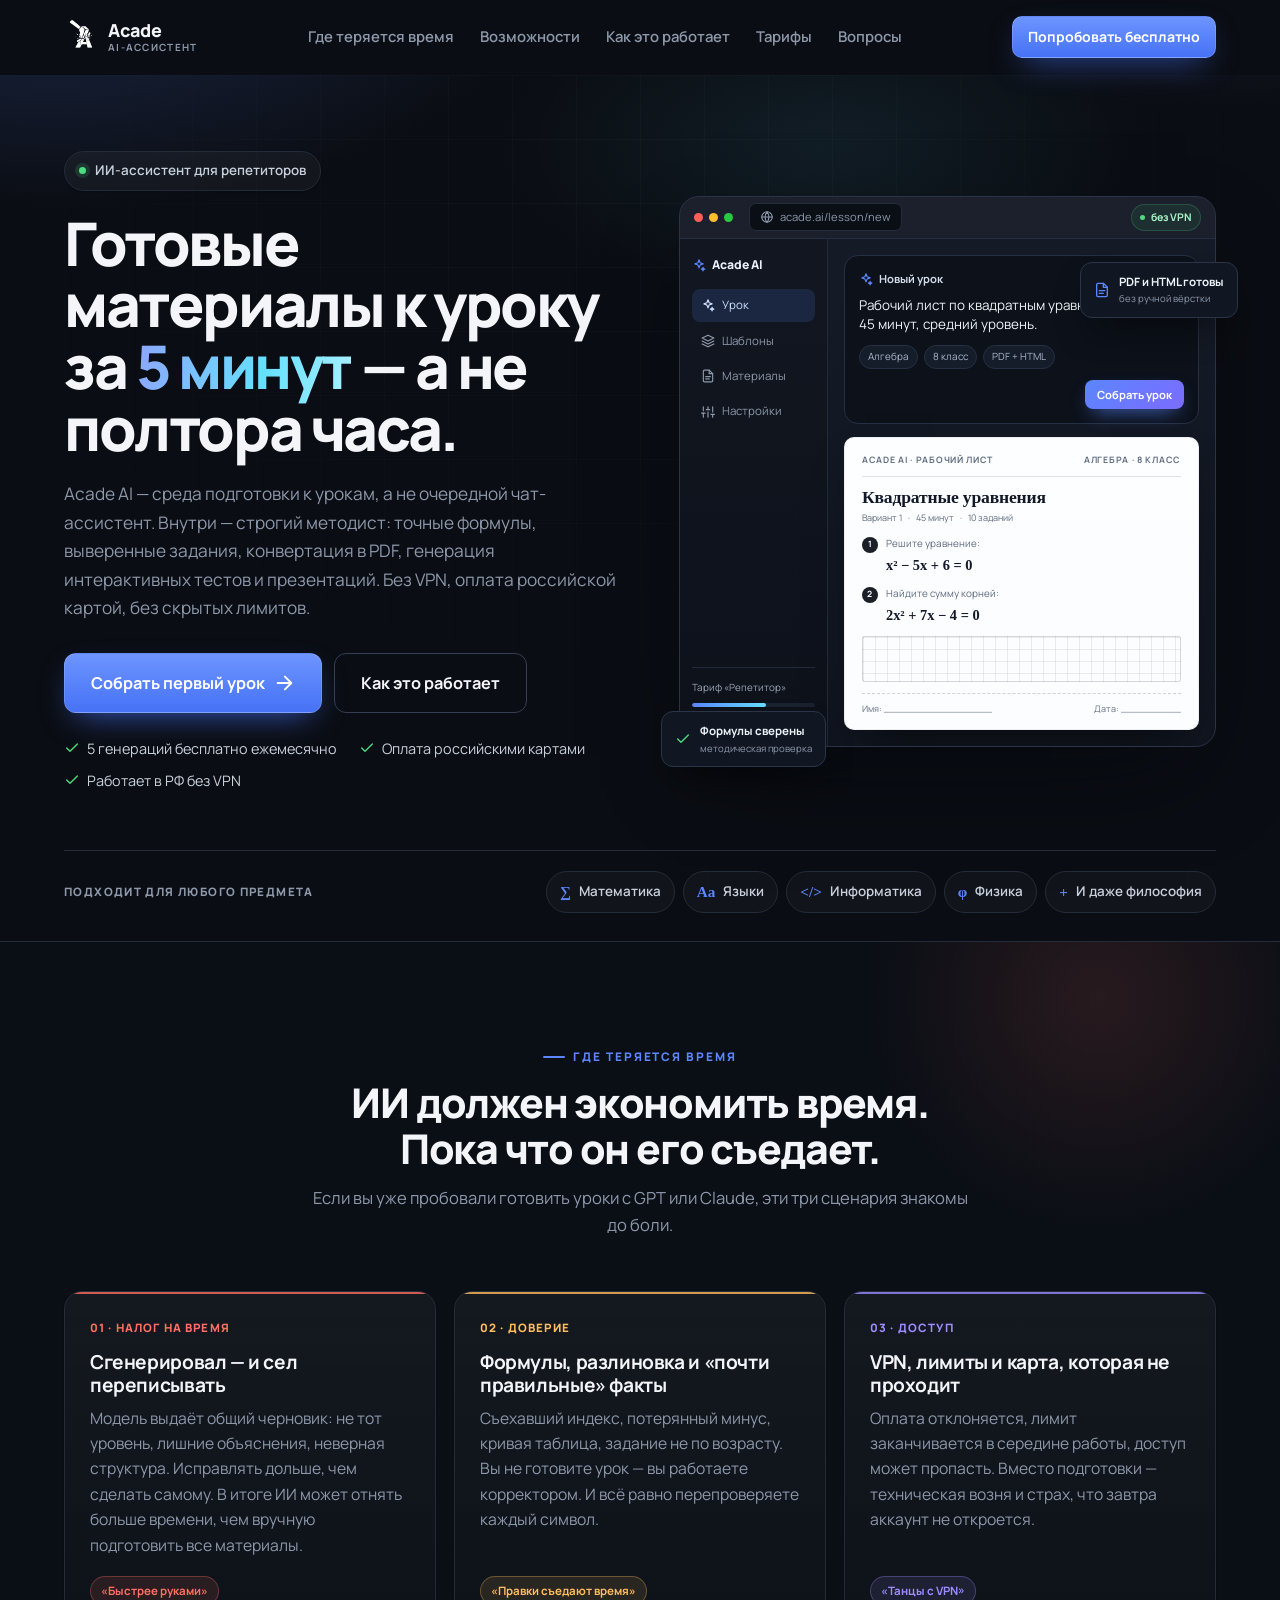
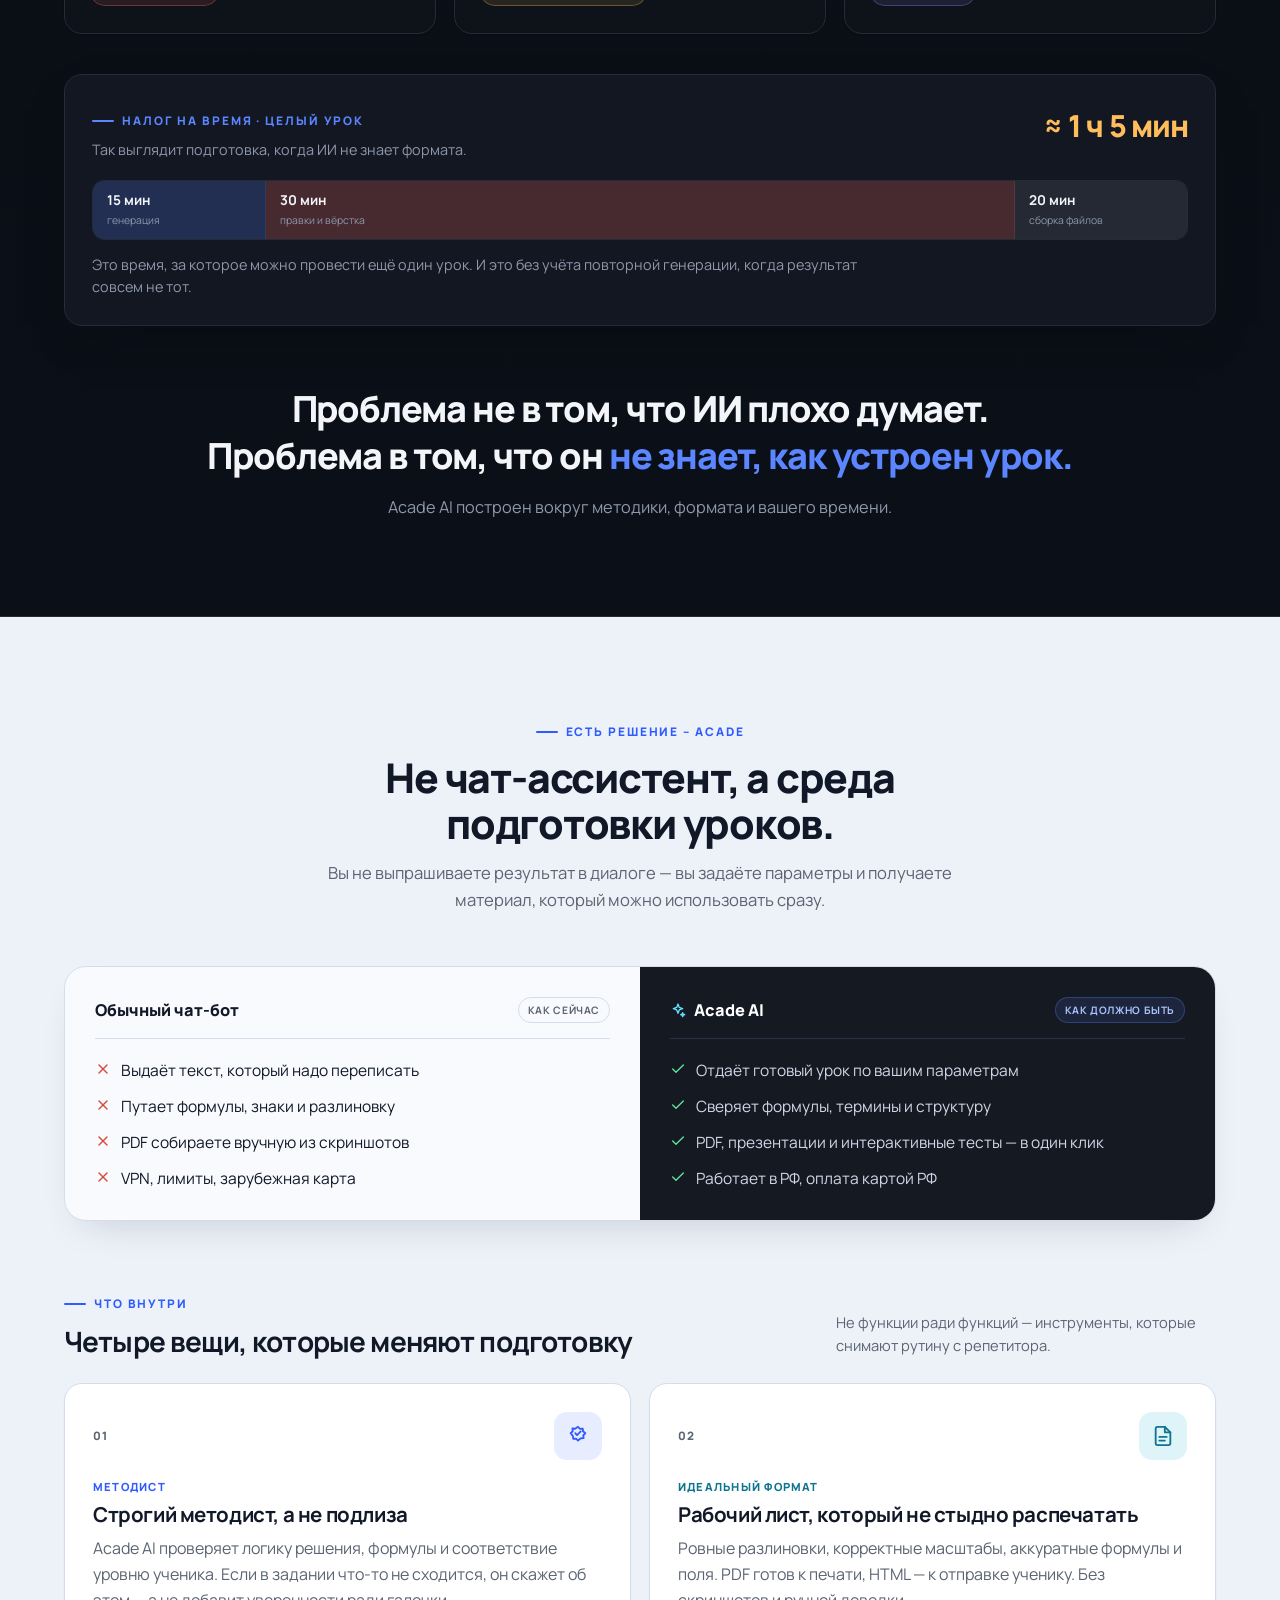
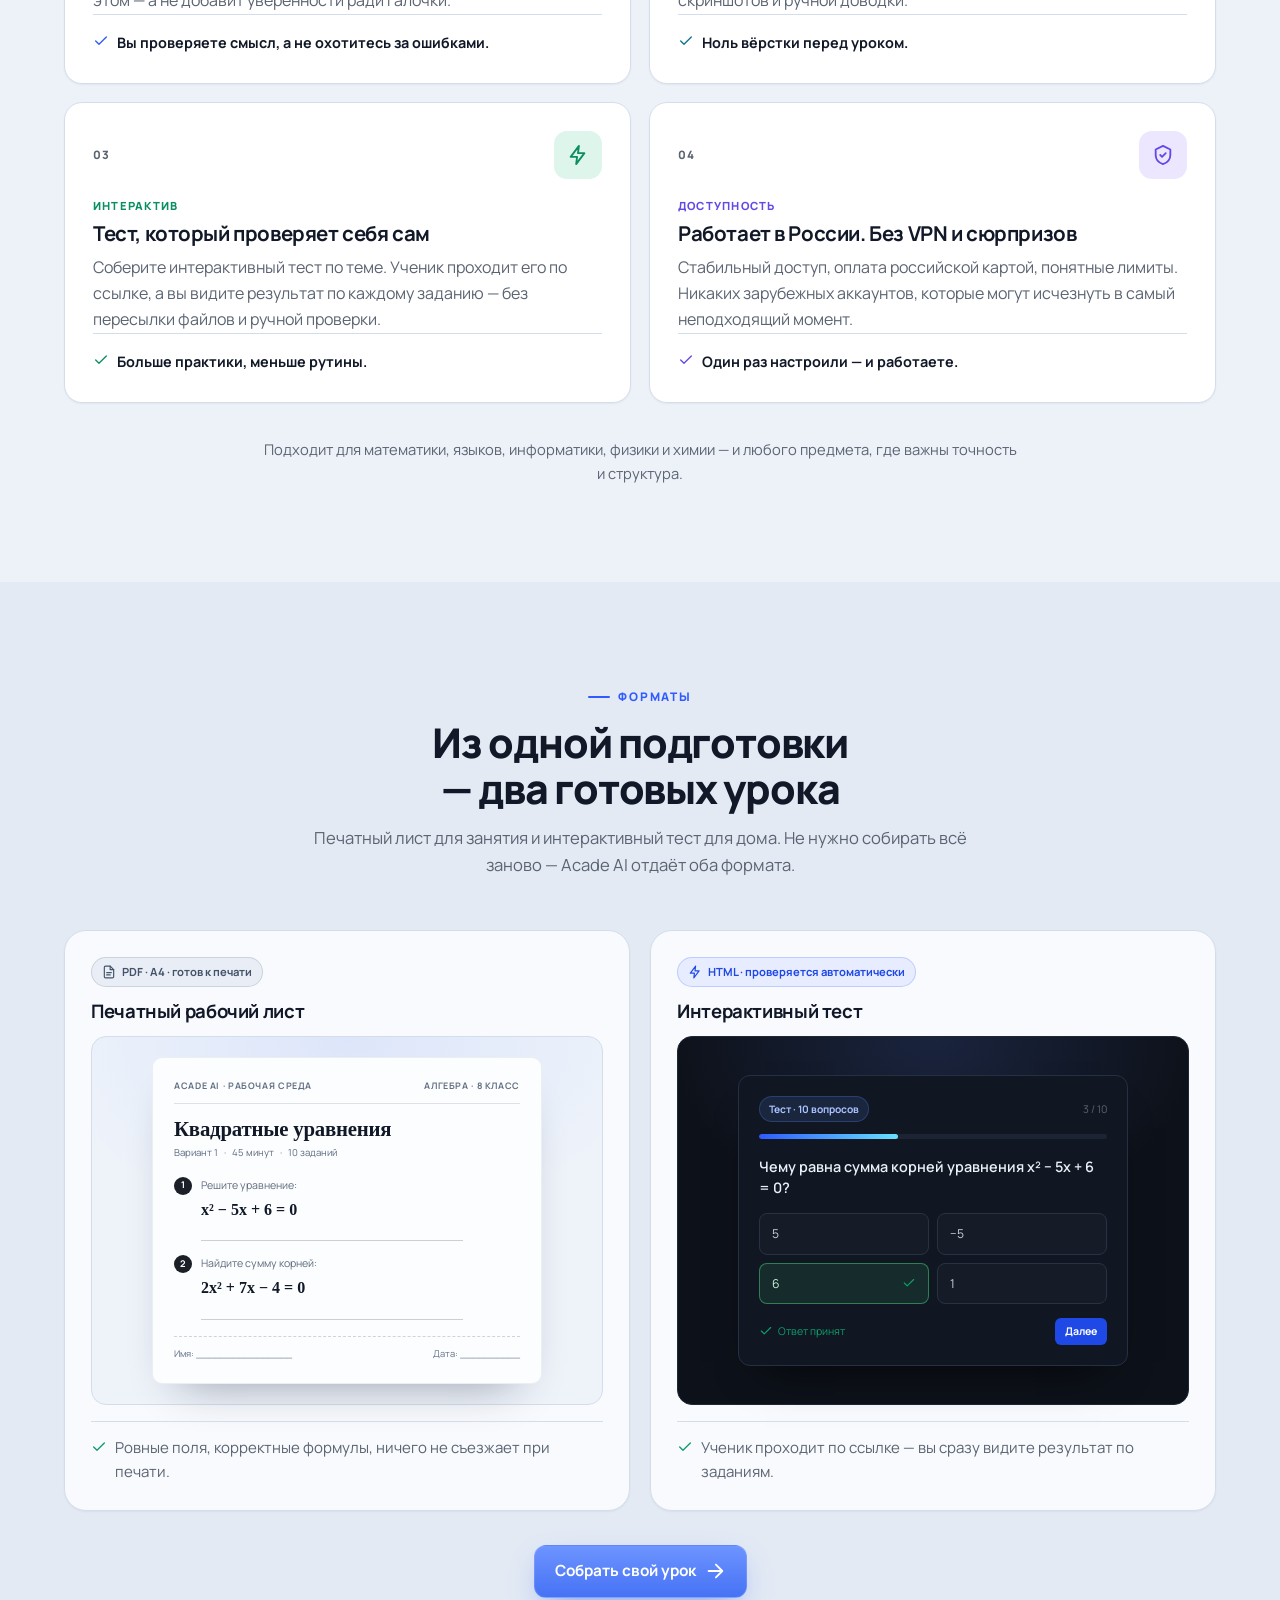
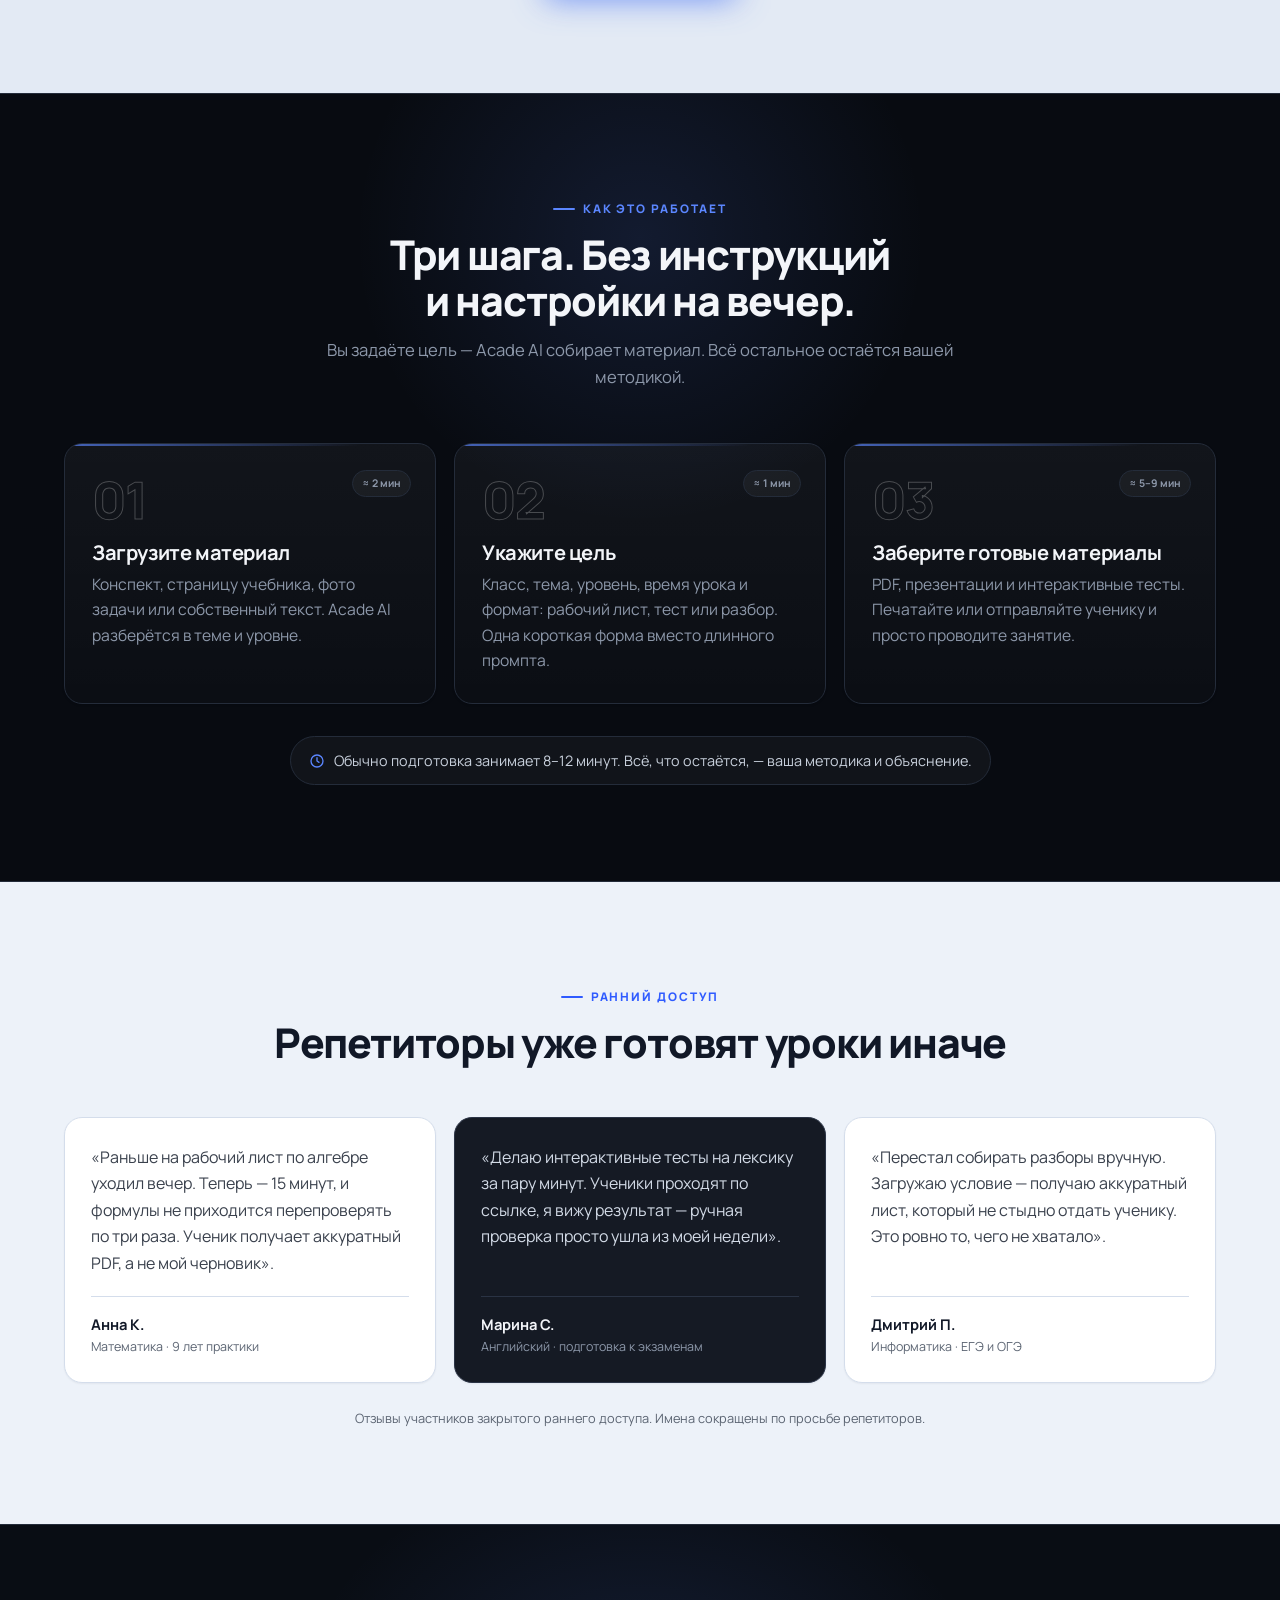
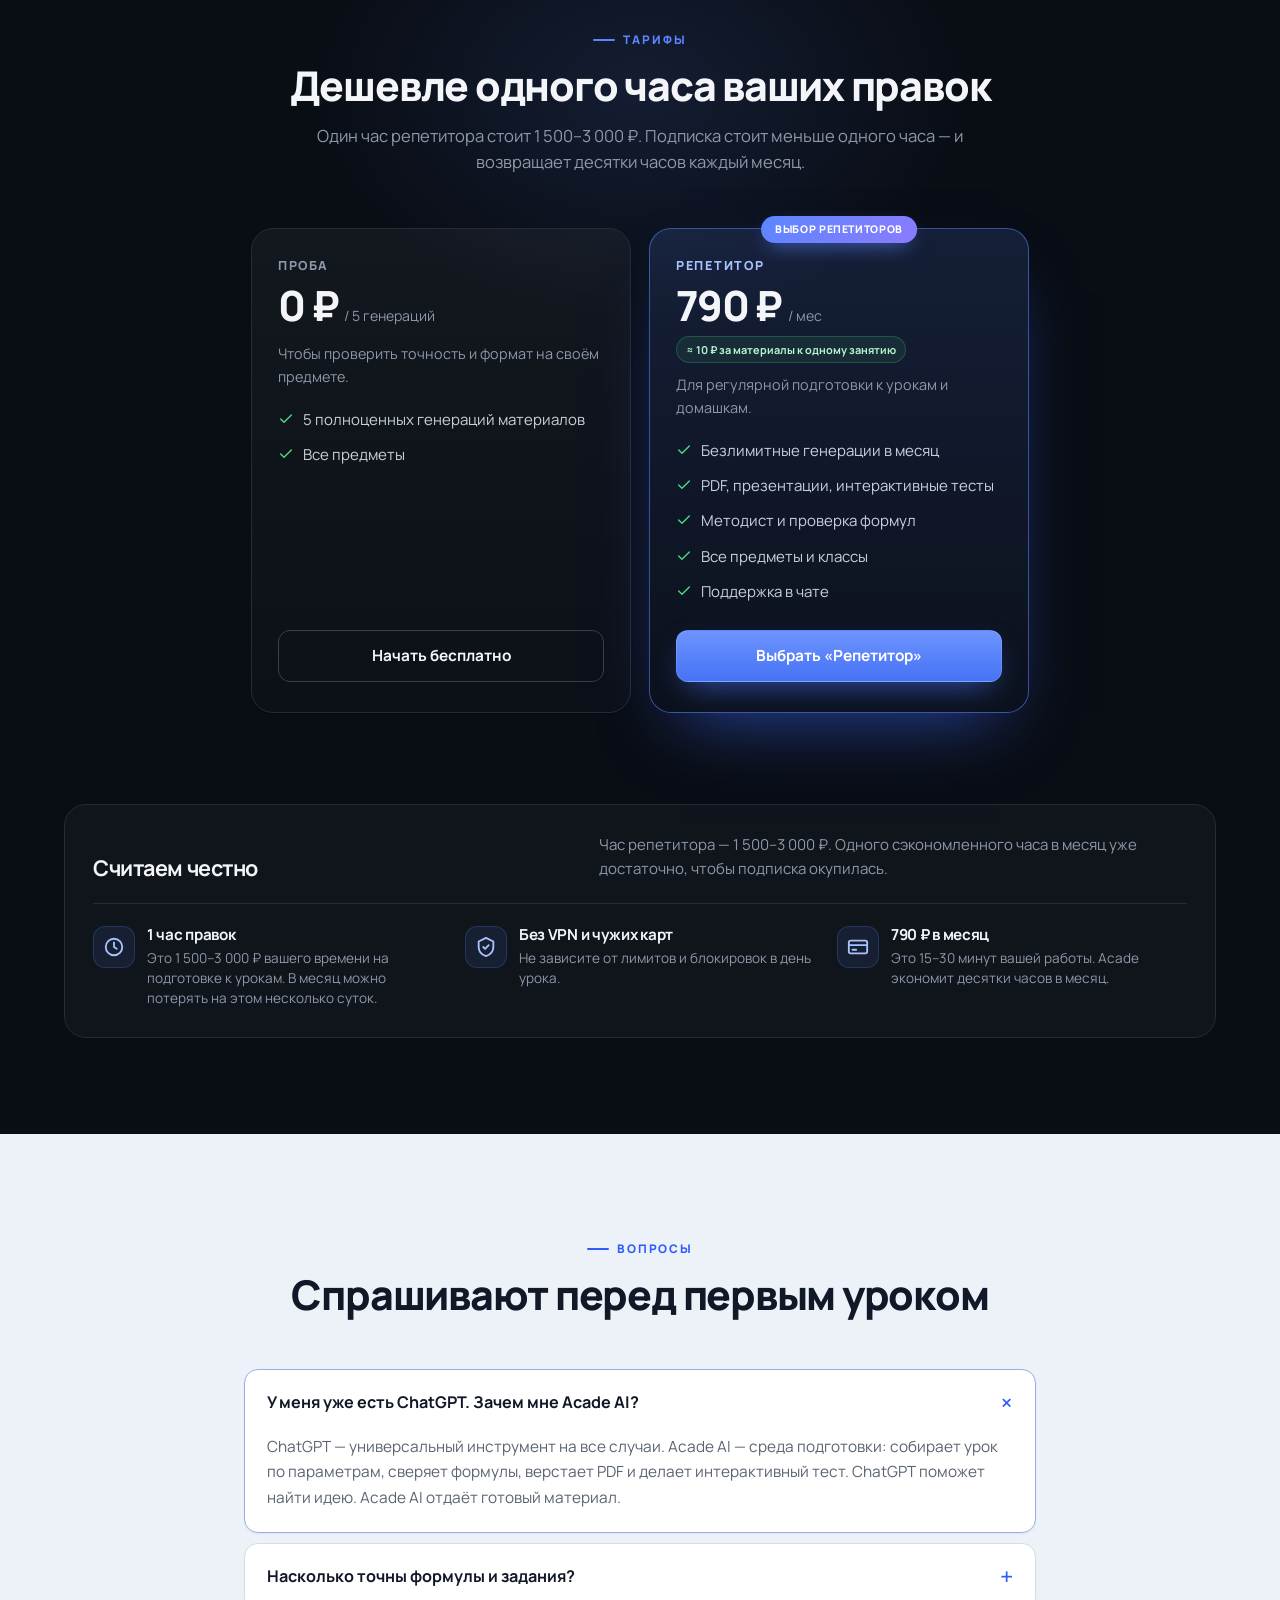
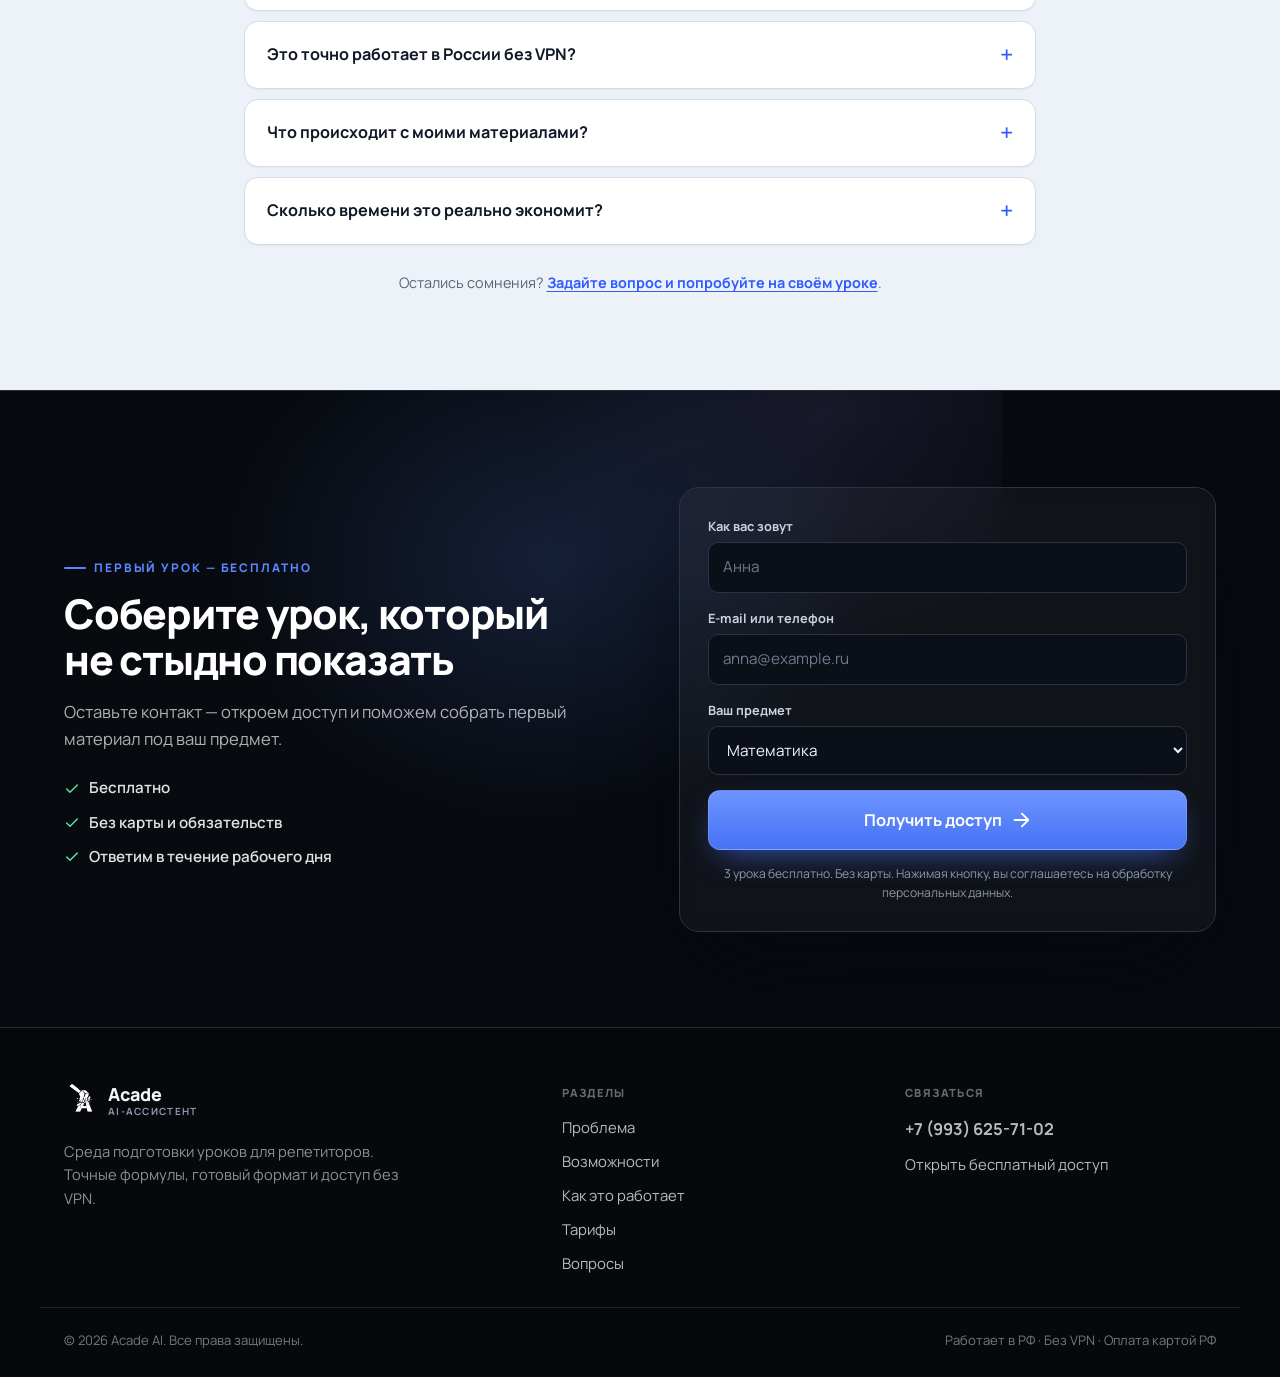
<file: index.html>
<!DOCTYPE html>
<html lang="ru">
<head>
  <meta charset="UTF-8" />
  <meta name="viewport" content="width=device-width, initial-scale=1.0" />
  <title>Acade AI — ИИ-ассистент для репетиторов: готовый урок за 10 минут</title>
  <meta name="description" content="Среда подготовки к урокам для репетиторов: точные формулы, рабочий лист в PDF и интерактивный тест в HTML. Без VPN, оплата картой РФ, без скрытых лимитов. 3 урока бесплатно." />
  <meta name="theme-color" content="#0a0d13" />
  <link rel="icon" type="image/png" sizes="32x32" href="favicon-32x32.png" />
  <link rel="apple-touch-icon" href="apple-touch-icon.png" />

  <meta property="og:type" content="website" />
  <meta property="og:locale" content="ru_RU" />
  <meta property="og:site_name" content="Acade AI" />
  <meta property="og:title" content="Acade AI — готовый урок за 10 минут, а не за вечер с правками" />
  <meta property="og:description" content="ИИ-среда подготовки для репетиторов: методическая точность, PDF-рабочие листы и интерактивные тесты. Работает в России без VPN." />
  <meta property="og:image" content="logo.png" />
  <meta name="twitter:card" content="summary_large_image" />

  <link rel="preconnect" href="https://fonts.googleapis.com" />
  <link rel="preconnect" href="https://fonts.gstatic.com" crossorigin />
  <link href="https://fonts.googleapis.com/css2?family=Manrope:wght@400;500;600;700;800&amp;display=swap" rel="stylesheet" />

  <script>document.documentElement.classList.add('js');</script>
  <link rel="stylesheet" href="styles.css" />

  <script type="application/ld+json">
  {
    "@context": "https://schema.org",
    "@type": "Product",
    "name": "Acade AI",
    "description": "ИИ-ассистент для репетиторов: методическая проверка, рабочие листы в PDF и интерактивные тесты в HTML.",
    "brand": { "@type": "Brand", "name": "Acade" },
    "offers": [
      { "@type": "Offer", "name": "Проба", "price": "0", "priceCurrency": "RUB" },
      { "@type": "Offer", "name": "Репетитор", "price": "990", "priceCurrency": "RUB" }
    ]
  }
  </script>
  <script type="application/ld+json">
  {
    "@context": "https://schema.org",
    "@type": "FAQPage",
    "mainEntity": [
      {
        "@type": "Question",
        "name": "У меня уже есть ChatGPT. Зачем мне Acade AI?",
        "acceptedAnswer": { "@type": "Answer", "text": "ChatGPT — универсальный инструмент на все случаи. Acade AI — среда подготовки: собирает урок по параметрам, сверяет формулы, верстает PDF и делает интерактивный тест. ChatGPT поможет найти идею, Acade AI отдаёт готовый материал." }
      },
      {
        "@type": "Question",
        "name": "Насколько точны формулы и задания?",
        "acceptedAnswer": { "@type": "Answer", "text": "Формулы и структура проходят методическую проверку внутри платформы, задания собираются под уровень ученика. Финальное слово остаётся за преподавателем: Acade AI убирает рутину, а не заменяет экспертизу." }
      },
      {
        "@type": "Question",
        "name": "Это точно работает в России без VPN?",
        "acceptedAnswer": { "@type": "Answer", "text": "Да. Платформа доступна без VPN, оплата проходит российской картой. Никаких зарубежных аккаунтов и скрытых лимитов." }
      },
      {
        "@type": "Question",
        "name": "Что происходит с моими материалами?",
        "acceptedAnswer": { "@type": "Answer", "text": "Материалы используются только для подготовки ваших уроков. Мы не обучаем модели на ваших файлах без разрешения. Данные передаются по защищённому соединению, доступ есть только у вас." }
      },
      {
        "@type": "Question",
        "name": "Сколько времени это реально экономит?",
        "acceptedAnswer": { "@type": "Answer", "text": "Рабочий лист или тест обычно собирается за 8–12 минут вместо 1,5–2 часов ручной работы. На бесплатном тарифе это можно проверить на трёх своих уроках — без карты." }
      }
    ]
  }
  </script>
</head>
<body>
  <!-- Yandex.Metrika counter -->
  <script type="text/javascript">
    (function(m,e,t,r,i,k,a){
        m[i]=m[i]||function(){(m[i].a=m[i].a||[]).push(arguments)};
        m[i].l=1*new Date();
        for (var j = 0; j < document.scripts.length; j++) {if (document.scripts[j].src === r) { return; }}
        k=e.createElement(t),a=e.getElementsByTagName(t)[0],k.async=1,k.src=r,a.parentNode.insertBefore(k,a)
    })(window, document,'script','https://mc.yandex.ru/metrika/tag.js?id=113534810', 'ym');


    ym(113534810, 'init', {ssr:true, webvisor:true, clickmap:true, ecommerce:"dataLayer", referrer: document.referrer, url: location.href, accurateTrackBounce:true, trackLinks:true});
  </script>
  <noscript><div><img src="https://mc.yandex.ru/watch/113534810" style="position:absolute; left:-9999px;" alt="" /></div></noscript>
  <!-- /Yandex.Metrika counter -->

  <a class="skip-link" href="#main">Перейти к содержанию</a>

  <!-- SVG sprite -->
  <svg width="0" height="0" style="position:absolute" aria-hidden="true" focusable="false">
    <symbol id="i-arrow" viewBox="0 0 24 24"><path d="M5 12h14"/><path d="M13 5l7 7-7 7"/></symbol>
    <symbol id="i-check" viewBox="0 0 24 24"><path d="M20 6 9 17l-5-5"/></symbol>
    <symbol id="i-x" viewBox="0 0 24 24"><path d="M18 6 6 18"/><path d="M6 6l12 12"/></symbol>
    <symbol id="i-menu" viewBox="0 0 24 24"><path d="M4 7h16"/><path d="M4 12h16"/><path d="M4 17h16"/></symbol>
    <symbol id="i-spark" viewBox="0 0 24 24"><path d="M12 3l1.9 5.1L19 10l-5.1 1.9L12 17l-1.9-5.1L5 10l5.1-1.9z"/><path d="M19 16l.8 2.2L22 19l-2.2.8L19 22l-.8-2.2L16 19l2.2-.8z"/></symbol>
    <symbol id="i-doc" viewBox="0 0 24 24"><path d="M14 2H6a2 2 0 0 0-2 2v16a2 2 0 0 0 2 2h12a2 2 0 0 0 2-2V8z"/><path d="M14 2v6h6"/><path d="M8 13h8"/><path d="M8 17h6"/></symbol>
    <symbol id="i-clock" viewBox="0 0 24 24"><circle cx="12" cy="12" r="9"/><path d="M12 7v5l3 2"/></symbol>
    <symbol id="i-shield" viewBox="0 0 24 24"><path d="M12 2 20 6v6c0 5-3.4 8.4-8 10-4.6-1.6-8-5-8-10V6z"/><path d="M9 12l2 2 4-4"/></symbol>
    <symbol id="i-globe" viewBox="0 0 24 24"><circle cx="12" cy="12" r="9"/><path d="M3 12h18"/><path d="M12 3a14 14 0 0 1 0 18 14 14 0 0 1 0-18z"/></symbol>
    <symbol id="i-card" viewBox="0 0 24 24"><rect x="2" y="5" width="20" height="14" rx="2"/><path d="M2 10h20"/><path d="M6 15h4"/></symbol>
    <symbol id="i-bolt" viewBox="0 0 24 24"><path d="M13 2 4 14h7l-1 8 9-12h-7z"/></symbol>
    <symbol id="i-layers" viewBox="0 0 24 24"><path d="M12 2 2 7l10 5 10-5z"/><path d="M2 12l10 5 10-5"/><path d="M2 17l10 5 10-5"/></symbol>
    <symbol id="i-badge" viewBox="0 0 24 24"><path d="M12 2l2.2 2.2 3-.3.3 3L20 9l-2.2 2.2.3 3-3 .3L12 17l-2.2-2.2-3 .3-.3-3L4 9l2.2-2.2-.3-3 3 .3z"/><path d="M9 9l2 2 4-4"/></symbol>
    <symbol id="i-sliders" viewBox="0 0 24 24"><path d="M4 21v-7"/><path d="M4 10V3"/><path d="M12 21v-9"/><path d="M12 8V3"/><path d="M20 21v-5"/><path d="M20 12V3"/><path d="M1 14h6"/><path d="M9 8h6"/><path d="M17 16h6"/></symbol>
  </svg>

  <header class="site-header" id="top">
    <div class="container header-inner">
      <a class="logo" href="#top" aria-label="Acade AI — на главную">
        <img class="logo-mark" src="logo.png" alt="" width="34" height="34" />
        <span class="logo-word">Acade<span class="logo-sub">AI-ассистент</span></span>
      </a>

      <nav class="nav" id="primary-nav" aria-label="Основная навигация">
        <a href="#pain">Где теряется время</a>
        <a href="#features">Возможности</a>
        <a href="#how">Как это работает</a>
        <a href="#pricing">Тарифы</a>
        <a href="#faq">Вопросы</a>
        <a class="nav-cta" href="#cta">Попробовать бесплатно</a>
      </nav>

      <div class="header-actions">
        <a class="btn btn-primary btn-sm" href="#cta">Попробовать бесплатно</a>
        <button class="nav-toggle" id="navToggle" type="button" aria-label="Открыть меню" aria-expanded="false" aria-controls="primary-nav">
          <svg class="icon" aria-hidden="true"><use href="#i-menu"/></svg>
        </button>
      </div>
    </div>
  </header>

  <main id="main">
    <!--
      HERO: три варианта заголовка и подзаголовка.
      A (выбран для страницы ниже):
        H1: «Готовый урок за 10 минут — а не за вечер с правками.»
        Sub: «Acade AI — среда подготовки к урокам, а не очередной чат-бот. Внутри — строгий методист:
             точные формулы, выверенные задания, рабочий лист в PDF и тест в HTML. Без VPN, оплата российской картой, без скрытых лимитов.»
      B (акцент на точность):
        H1: «ИИ, который работает как методист, а не подлизывает.»
        Sub: «Точные формулы, выверенная структура и готовый формат. Вы проверяете смысл — а не исправляете за машиной.»
      C (акцент на доступность):
        H1: «Ваш ИИ для уроков. Без VPN, лимитов и танцев с картой.»
        Sub: «Специализированная среда подготовки: рабочие листы, тесты и разборы за минуты. Оплата российской картой, данные под защитой.»
    -->
    <section class="hero" aria-labelledby="hero-title">
      <div class="container hero-grid">
        <div class="hero-copy">
          <span class="eyebrow"><span class="status-dot" aria-hidden="true"></span> ИИ-ассистент для репетиторов</span>
          <h1 id="hero-title">Готовые материалы к уроку за <span class="hl">5 минут</span> — а не полтора часа.</h1>
          <p class="lead">
            Acade AI — среда подготовки к урокам, а не очередной чат-ассистент. Внутри — строгий методист:
            точные формулы, выверенные задания, конвертация в PDF, генерация интерактивных тестов и презентаций.
            Без VPN, оплата российской картой, без скрытых лимитов.
          </p>
          <div class="hero-cta">
            <a class="btn btn-primary btn-lg" href="#cta">Собрать первый урок <svg class="icon" aria-hidden="true"><use href="#i-arrow"/></svg></a>
            <a class="btn btn-secondary btn-lg" href="#how">Как это работает</a>
          </div>
          <ul class="hero-trust">
            <li><svg class="icon icon-sm" aria-hidden="true"><use href="#i-check"/></svg> 5 генераций бесплатно ежемесячно</li>
            <li><svg class="icon icon-sm" aria-hidden="true"><use href="#i-check"/></svg> Оплата российскими картами</li>
            <li><svg class="icon icon-sm" aria-hidden="true"><use href="#i-check"/></svg> Работает в РФ без VPN</li>
          </ul>
        </div>

        <div class="hero-visual" aria-hidden="true">
          <div class="app">
            <div class="app-bar">
              <span class="dot red"></span><span class="dot yellow"></span><span class="dot green"></span>
              <span class="app-url"><svg class="icon icon-xs" aria-hidden="true"><use href="#i-globe"/></svg> acade.ai/lesson/new</span>
              <span class="app-status"><span class="live-dot" aria-hidden="true"></span> без VPN</span>
            </div>
            <div class="app-body">
              <aside class="app-side" aria-hidden="true">
                <span class="side-logo"><svg class="icon icon-xs"><use href="#i-spark"/></svg> Acade AI</span>
                <span class="side-item is-active"><svg class="icon icon-xs"><use href="#i-spark"/></svg> Урок</span>
                <span class="side-item"><svg class="icon icon-xs"><use href="#i-layers"/></svg> Шаблоны</span>
                <span class="side-item"><svg class="icon icon-xs"><use href="#i-doc"/></svg> Материалы</span>
                <span class="side-item"><svg class="icon icon-xs"><use href="#i-sliders"/></svg> Настройки</span>
                <div class="side-bottom">
                  <span class="side-plan">Тариф «Репетитор»</span>
                  <span class="side-bar"><i style="width:60%"></i></span>
                  <span class="side-note">24 из 40 уроков</span>
                </div>
              </aside>

              <div class="app-main">
                <div class="prompt">
                  <div class="prompt-head">
                    <span class="prompt-label"><svg class="icon icon-xs" aria-hidden="true"><use href="#i-spark"/></svg> Новый урок</span>
                    <span class="prompt-time">≈ 9 мин</span>
                  </div>
                  <p class="prompt-text">Рабочий лист по квадратным уравнениям. 8 класс, 45 минут, средний уровень.</p>
                  <div class="prompt-chips">
                    <span>Алгебра</span><span>8 класс</span><span>PDF + HTML</span>
                  </div>
                  <div class="prompt-action"><span class="prompt-btn">Собрать урок</span></div>
                </div>

                <div class="sheet-wrap">
                  <div class="sheet">
                    <div class="sheet-top"><span>Acade AI · Рабочий лист</span><span>Алгебра · 8 класс</span></div>
                    <h4>Квадратные уравнения</h4>
                    <div class="sheet-meta"><span>Вариант 1</span><span>45 минут</span><span>10 заданий</span></div>
                    <div class="sheet-tasks">
                      <div class="task">
                        <span class="task-num">1</span>
                        <div>
                          <p>Решите уравнение:</p>
                          <p class="math">x² − 5x + 6 = 0</p>
                        </div>
                      </div>
                      <div class="task">
                        <span class="task-num">2</span>
                        <div>
                          <p>Найдите сумму корней:</p>
                          <p class="math">2x² + 7x − 4 = 0</p>
                        </div>
                      </div>
                      <div class="sheet-grid" aria-hidden="true"></div>
                    </div>
                    <div class="sheet-foot"><span>Имя: __________________</span><span>Дата: __________</span></div>
                  </div>
                </div>
              </div>
            </div>
          </div>

          <div class="float-badge float-badge-ok">
            <svg class="icon icon-sm" aria-hidden="true"><use href="#i-check"/></svg>
            <span><b>Формулы сверены</b><small>методическая проверка</small></span>
          </div>
          <div class="float-badge float-badge-pdf">
            <svg class="icon icon-sm" aria-hidden="true"><use href="#i-doc"/></svg>
            <span><b>PDF и HTML готовы</b><small>без ручной вёрстки</small></span>
          </div>
        </div>
      </div>

      <div class="container">
        <div class="subject-strip">
          <span class="subject-label">Подходит для любого предмета</span>
          <ul class="subject-chips">
            <li><span class="glyph">∑</span> Математика</li>
            <li><span class="glyph">Aa</span> Языки</li>
            <li><span class="glyph">&lt;/&gt;</span> Информатика</li>
            <li><span class="glyph">φ</span> Физика</li>
            <li><span class="glyph">+</span> И даже философия</li>
          </ul>
        </div>
      </div>
    </section>

    <section class="section pain-section" id="pain" aria-labelledby="pain-title">
      <div class="container">
        <div class="section-head">
          <span class="kicker">Где теряется время</span>
          <h2 id="pain-title">ИИ должен экономить время.<br />Пока что он его съедает.</h2>
          <p class="section-sub">Если вы уже пробовали готовить уроки с GPT или Claude, эти три сценария знакомы до боли.</p>
        </div>

        <div class="pain-grid">
          <article class="pain-card pain-time">
            <span class="card-num">01 · Налог на время</span>
            <h3>Сгенерировал — и сел переписывать</h3>
            <p>Модель выдаёт общий черновик: не тот уровень, лишние объяснения, неверная структура. Исправлять дольше, чем сделать самому. В итоге ИИ может отнять больше времени, чем вручную подготовить все материалы.</p>
            <span class="pain-tag">«Быстрее руками»</span>
          </article>

          <article class="pain-card pain-trust">
            <span class="card-num">02 · Доверие</span>
            <h3>Формулы, разлиновка и «почти правильные» факты</h3>
            <p>Съехавший индекс, потерянный минус, кривая таблица, задание не по возрасту. Вы не готовите урок — вы работаете корректором. И всё равно перепроверяете каждый символ.</p>
            <span class="pain-tag">«Правки съедают время»</span>
          </article>

          <article class="pain-card pain-access">
            <span class="card-num">03 · Доступ</span>
            <h3>VPN, лимиты и карта, которая не проходит</h3>
            <p>Оплата отклоняется, лимит заканчивается в середине работы, доступ может пропасть. Вместо подготовки — техническая возня и страх, что завтра аккаунт не откроется.</p>
            <span class="pain-tag">«Танцы с VPN»</span>
          </article>
        </div>

        <div class="time-tax">
          <div class="time-tax-head">
            <div>
              <span class="kicker">Налог на время · целый урок</span>
              <p class="time-tax-sub">Так выглядит подготовка, когда ИИ не знает формата.</p>
            </div>
            <span class="time-total">≈ 1 ч 5 мин</span>
          </div>
          <div class="time-track" role="img" aria-label="Генерация 15 минут, правки и вёрстка 30 минут, сборка файлов 20 минут. Итого около 1 часа и 5 минут на один урок.">
            <div class="time-seg seg-gen" style="flex:1">
              <b>15 мин</b><span>генерация</span>
            </div>
            <div class="time-seg seg-edit" style="flex:5">
              <b>30 мин</b><span>правки и вёрстка</span>
            </div>
            <div class="time-seg seg-pack" style="flex:1">
              <b>20 мин</b><span>сборка файлов</span>
            </div>
          </div>
          <p class="time-note">Это время, за которое можно провести ещё один урок. И это без учёта повторной генерации, когда результат совсем не тот.</p>
        </div>

        <p class="turn">Проблема не в том, что ИИ плохо думает.<br />Проблема в том, что он <span>не знает, как устроен урок.</span></p>
        <p class="turn-sub">Acade AI построен вокруг методики, формата и вашего времени.</p>
      </div>
    </section>

    <section class="section theme-paper" id="features" aria-labelledby="features-title">
      <div class="container">
        <div class="section-head">
          <span class="kicker">Есть решение – Acade</span>
          <h2 id="features-title">Не чат-ассистент, а среда подготовки уроков.</h2>
          <p class="section-sub">Вы не выпрашиваете результат в диалоге — вы задаёте параметры и получаете материал, который можно использовать сразу.</p>
        </div>

        <div class="compare">
          <div class="compare-col bad">
            <div class="compare-head">
              <span class="compare-label">Обычный чат-бот</span>
              <span class="compare-tag">как сейчас</span>
            </div>
            <ul>
              <li><svg class="icon icon-sm" aria-hidden="true"><use href="#i-x"/></svg> Выдаёт текст, который надо переписать</li>
              <li><svg class="icon icon-sm" aria-hidden="true"><use href="#i-x"/></svg> Путает формулы, знаки и разлиновку</li>
              <li><svg class="icon icon-sm" aria-hidden="true"><use href="#i-x"/></svg> PDF собираете вручную из скриншотов</li>
              <li><svg class="icon icon-sm" aria-hidden="true"><use href="#i-x"/></svg> VPN, лимиты, зарубежная карта</li>
            </ul>
          </div>
          <div class="compare-col good">
            <div class="compare-head">
              <span class="compare-label"><svg class="icon icon-sm" aria-hidden="true"><use href="#i-spark"/></svg> Acade AI</span>
              <span class="compare-tag">как должно быть</span>
            </div>
            <ul>
              <li><svg class="icon icon-sm" aria-hidden="true"><use href="#i-check"/></svg> Отдаёт готовый урок по вашим параметрам</li>
              <li><svg class="icon icon-sm" aria-hidden="true"><use href="#i-check"/></svg> Сверяет формулы, термины и структуру</li>
              <li><svg class="icon icon-sm" aria-hidden="true"><use href="#i-check"/></svg> PDF, презентации и интерактивные тесты — в один клик</li>
              <li><svg class="icon icon-sm" aria-hidden="true"><use href="#i-check"/></svg> Работает в РФ, оплата картой РФ</li>
            </ul>
          </div>
        </div>

        <div class="modules-head">
          <div>
            <span class="kicker">Что внутри</span>
            <h3>Четыре вещи, которые меняют подготовку</h3>
          </div>
          <p>Не функции ради функций — инструменты, которые снимают рутину с репетитора.</p>
        </div>

        <div class="modules-grid">
          <article class="module module-method">
            <div class="module-top">
              <span class="module-index">01</span>
              <span class="module-icon"><svg class="icon" aria-hidden="true"><use href="#i-badge"/></svg></span>
            </div>
            <span class="module-kicker">Методист</span>
            <h3>Строгий методист, а не подлиза</h3>
            <p>Acade AI проверяет логику решения, формулы и соответствие уровню ученика. Если в задании что-то не сходится, он скажет об этом — а не добавит уверенности ради галочки.</p>
            <p class="module-benefit"><svg class="icon icon-sm" aria-hidden="true"><use href="#i-check"/></svg> Вы проверяете смысл, а не охотитесь за ошибками.</p>
          </article>

          <article class="module module-format">
            <div class="module-top">
              <span class="module-index">02</span>
              <span class="module-icon"><svg class="icon" aria-hidden="true"><use href="#i-doc"/></svg></span>
            </div>
            <span class="module-kicker">Идеальный формат</span>
            <h3>Рабочий лист, который не стыдно распечатать</h3>
            <p>Ровные разлиновки, корректные масштабы, аккуратные формулы и поля. PDF готов к печати, HTML — к отправке ученику. Без скриншотов и ручной доводки.</p>
            <p class="module-benefit"><svg class="icon icon-sm" aria-hidden="true"><use href="#i-check"/></svg> Ноль вёрстки перед уроком.</p>
          </article>

          <article class="module module-interactive">
            <div class="module-top">
              <span class="module-index">03</span>
              <span class="module-icon"><svg class="icon" aria-hidden="true"><use href="#i-bolt"/></svg></span>
            </div>
            <span class="module-kicker">Интерактив</span>
            <h3>Тест, который проверяет себя сам</h3>
            <p>Соберите интерактивный тест по теме. Ученик проходит его по ссылке, а вы видите результат по каждому заданию — без пересылки файлов и ручной проверки.</p>
            <p class="module-benefit"><svg class="icon icon-sm" aria-hidden="true"><use href="#i-check"/></svg> Больше практики, меньше рутины.</p>
          </article>

          <article class="module module-access">
            <div class="module-top">
              <span class="module-index">04</span>
              <span class="module-icon"><svg class="icon" aria-hidden="true"><use href="#i-shield"/></svg></span>
            </div>
            <span class="module-kicker">Доступность</span>
            <h3>Работает в России. Без VPN и сюрпризов</h3>
            <p>Стабильный доступ, оплата российской картой, понятные лимиты. Никаких зарубежных аккаунтов, которые могут исчезнуть в самый неподходящий момент.</p>
            <p class="module-benefit"><svg class="icon icon-sm" aria-hidden="true"><use href="#i-check"/></svg> Один раз настроили — и работаете.</p>
          </article>
        </div>

        <p class="subject-note">Подходит для математики, языков, информатики, физики и химии — и любого предмета, где важны точность и структура.</p>
      </div>
    </section>

    <section class="section theme-paper is-deep" id="formats" aria-labelledby="formats-title">
      <div class="container">
        <div class="section-head">
          <span class="kicker">Форматы</span>
          <h2 id="formats-title">Из одной подготовки — два готовых урока</h2>
          <p class="section-sub">Печатный лист для занятия и интерактивный тест для дома. Не нужно собирать всё заново — Acade AI отдаёт оба формата.</p>
        </div>

        <div class="format-grid">
          <article class="format-card">
            <div class="format-top">
              <span class="format-badge slate"><svg class="icon icon-xs" aria-hidden="true"><use href="#i-doc"/></svg> PDF · A4 · готов к печати</span>
            </div>
            <h3>Печатный рабочий лист</h3>
            <div class="format-visual format-visual-pdf" aria-hidden="true">
              <div class="ws">
                <div class="ws-head"><span>Acade AI · рабочая среда</span><span>Алгебра · 8 класс</span></div>
                <h4>Квадратные уравнения</h4>
                <div class="ws-meta"><span>Вариант 1</span><span>45 минут</span><span>10 заданий</span></div>
                <ol class="ws-tasks">
                  <li>
                    <p>Решите уравнение:</p>
                    <span class="ws-math">x² − 5x + 6 = 0</span>
                    <span class="ws-answer"></span>
                  </li>
                  <li>
                    <p>Найдите сумму корней:</p>
                    <span class="ws-math">2x² + 7x − 4 = 0</span>
                    <span class="ws-answer"></span>
                  </li>
                </ol>
                <div class="ws-foot"><span>Имя: ________________</span><span>Дата: __________</span></div>
              </div>
            </div>
            <p class="format-caption"><svg class="icon icon-sm" aria-hidden="true"><use href="#i-check"/></svg> Ровные поля, корректные формулы, ничего не съезжает при печати.</p>
          </article>

          <article class="format-card">
            <div class="format-top">
              <span class="format-badge"><svg class="icon icon-xs" aria-hidden="true"><use href="#i-bolt"/></svg> HTML · проверяется автоматически</span>
            </div>
            <h3>Интерактивный тест</h3>
            <div class="format-visual format-visual-html" aria-hidden="true">
              <div class="quiz">
                <div class="quiz-top">
                  <span class="quiz-tag">Тест · 10 вопросов</span>
                  <span class="quiz-progress">3 / 10</span>
                </div>
                <div class="quiz-bar"><i style="width:40%"></i></div>
                <p class="quiz-q">Чему равна сумма корней уравнения x² − 5x + 6 = 0?</p>
                <div class="quiz-opts">
                  <span class="opt">5</span>
                  <span class="opt">−5</span>
                  <span class="opt is-correct">6 <svg class="icon icon-xs" aria-hidden="true"><use href="#i-check"/></svg></span>
                  <span class="opt">1</span>
                </div>
                <div class="quiz-foot">
                  <span class="quiz-ok"><svg class="icon icon-xs" aria-hidden="true"><use href="#i-check"/></svg> Ответ принят</span>
                  <span class="quiz-next">Далее</span>
                </div>
              </div>
            </div>
            <p class="format-caption"><svg class="icon icon-sm" aria-hidden="true"><use href="#i-check"/></svg> Ученик проходит по ссылке — вы сразу видите результат по заданиям.</p>
          </article>
        </div>

        <div class="format-cta">
          <a class="btn btn-primary" href="#cta">Собрать свой урок <svg class="icon" aria-hidden="true"><use href="#i-arrow"/></svg></a>
        </div>
      </div>
    </section>

    <section class="section how-section" id="how" aria-labelledby="how-title">
      <div class="container">
        <div class="section-head">
          <span class="kicker">Как это работает</span>
          <h2 id="how-title">Три шага. Без инструкций и настройки на вечер.</h2>
          <p class="section-sub">Вы задаёте цель — Acade AI собирает материал. Всё остальное остаётся вашей методикой.</p>
        </div>

        <ol class="steps">
          <li class="step">
            <span class="step-num">01</span>
            <span class="step-time">≈ 2 мин</span>
            <h3>Загрузите материал</h3>
            <p>Конспект, страницу учебника, фото задачи или собственный текст. Acade AI разберётся в теме и уровне.</p>
          </li>
          <li class="step">
            <span class="step-num">02</span>
            <span class="step-time">≈ 1 мин</span>
            <h3>Укажите цель</h3>
            <p>Класс, тема, уровень, время урока и формат: рабочий лист, тест или разбор. Одна короткая форма вместо длинного промпта.</p>
          </li>
          <li class="step">
            <span class="step-num">03</span>
            <span class="step-time">≈ 5–9 мин</span>
            <h3>Заберите готовые материалы</h3>
            <p>PDF, презентации и интерактивные тесты. Печатайте или отправляйте ученику и просто проводите занятие.</p>
          </li>
        </ol>

        <div class="how-note">
          <svg class="icon icon-sm" aria-hidden="true"><use href="#i-clock"/></svg>
          Обычно подготовка занимает 8–12 минут. Всё, что остаётся, — ваша методика и объяснение.
        </div>
      </div>
    </section>

    <section class="section theme-paper" id="reviews" aria-labelledby="reviews-title">
      <div class="container">
        <div class="section-head">
          <span class="kicker">Ранний доступ</span>
          <h2 id="reviews-title">Репетиторы уже готовят уроки иначе</h2>
        </div>

        <div class="quotes-grid">
          <article class="quote">
            <p>«Раньше на рабочий лист по алгебре уходил вечер. Теперь — 15 минут, и формулы не приходится перепроверять по три раза. Ученик получает аккуратный PDF, а не мой черновик».</p>
            <div class="quote-author">
              <div><b>Анна К.</b><span>Математика · 9 лет практики</span></div>
            </div>
          </article>

          <article class="quote is-featured">
            <p>«Делаю интерактивные тесты на лексику за пару минут. Ученики проходят по ссылке, я вижу результат — ручная проверка просто ушла из моей недели».</p>
            <div class="quote-author">
              <div><b>Марина С.</b><span>Английский · подготовка к экзаменам</span></div>
            </div>
          </article>

          <article class="quote">
            <p>«Перестал собирать разборы вручную. Загружаю условие — получаю аккуратный лист, который не стыдно отдать ученику. Это ровно то, чего не хватало».</p>
            <div class="quote-author">
              <div><b>Дмитрий П.</b><span>Информатика · ЕГЭ и ОГЭ</span></div>
            </div>
          </article>
        </div>
        <p class="quotes-note">Отзывы участников закрытого раннего доступа. Имена сокращены по просьбе репетиторов.</p>
      </div>
    </section>

    <section class="section pricing-section" id="pricing" aria-labelledby="pricing-title">
      <div class="container">
        <div class="section-head">
          <span class="kicker">Тарифы</span>
          <h2 id="pricing-title">Дешевле одного часа ваших правок</h2>
          <p class="section-sub">Один час репетитора стоит 1 500–3 000 ₽. Подписка стоит меньше одного часа — и возвращает десятки часов каждый месяц.</p>
        </div>

        <div class="pricing-grid">
          <article class="price-card">
            <h3 class="plan-name">Проба</h3>
            <div class="plan-price"><span class="amount">0 ₽</span><span class="period">/ 5 генераций</span></div>
            <p class="plan-for">Чтобы проверить точность и формат на своём предмете.</p>
            <ul class="plan-features">
              <li><svg class="icon icon-sm" aria-hidden="true"><use href="#i-check"/></svg> 5 полноценных генераций материалов</li>
              <li><svg class="icon icon-sm" aria-hidden="true"><use href="#i-check"/></svg> Все предметы</li>
            </ul>
            <a class="btn btn-secondary btn-block" href="#cta">Начать бесплатно</a>
          </article>

          <article class="price-card featured">
            <span class="badge-popular">Выбор репетиторов</span>
            <h3 class="plan-name">Репетитор</h3>
            <div class="plan-price"><span class="amount">790 ₽</span><span class="period">/ мес</span></div>
            <span class="plan-per">≈ 10 ₽ за материалы к одному занятию</span>
            <p class="plan-for">Для регулярной подготовки к урокам и домашкам.</p>
            <ul class="plan-features">
              <li><svg class="icon icon-sm" aria-hidden="true"><use href="#i-check"/></svg> Безлимитные генерации в месяц</li>
              <li><svg class="icon icon-sm" aria-hidden="true"><use href="#i-check"/></svg> PDF, презентации, интерактивные тесты</li>
              <li><svg class="icon icon-sm" aria-hidden="true"><use href="#i-check"/></svg> Методист и проверка формул</li>
              <li><svg class="icon icon-sm" aria-hidden="true"><use href="#i-check"/></svg> Все предметы и классы</li>
              <li><svg class="icon icon-sm" aria-hidden="true"><use href="#i-check"/></svg> Поддержка в чате</li>
            </ul>
            <a class="btn btn-primary btn-block" href="#cta">Выбрать «Репетитор»</a>
          </article>
        </div>

        <p class="pricing-note">Отмена подписки в один клик, без скрытых списаний.</p>

        <div class="value-strip">
          <div class="value-strip-head">
            <h3>Считаем честно</h3>
            <p>Час репетитора — 1 500–3 000 ₽. Одного сэкономленного часа в месяц уже достаточно, чтобы подписка окупилась.</p>
          </div>
          <div class="value-grid">
            <div class="value-item">
              <span class="value-icon"><svg class="icon" aria-hidden="true"><use href="#i-clock"/></svg></span>
              <div><h4>1 час правок</h4><p>Это 1 500–3 000 ₽ вашего времени на подготовке к урокам. В месяц можно потерять на этом несколько суток.</p></div>
            </div>
            <div class="value-item">
              <span class="value-icon"><svg class="icon" aria-hidden="true"><use href="#i-shield"/></svg></span>
              <div><h4>Без VPN и чужих карт</h4><p>Не зависите от лимитов и блокировок в день урока.</p></div>
            </div>
            <div class="value-item">
              <span class="value-icon"><svg class="icon" aria-hidden="true"><use href="#i-card"/></svg></span>
              <div><h4>790 ₽ в месяц</h4><p>Это 15–30 минут вашей работы. Аcade экономит десятки часов в месяц.</p></div>
            </div>
          </div>
        </div>
      </div>
    </section>

    <section class="section theme-paper" id="faq" aria-labelledby="faq-title">
      <div class="container narrow">
        <div class="section-head">
          <span class="kicker">Вопросы</span>
          <h2 id="faq-title">Спрашивают перед первым уроком</h2>
        </div>

        <div class="faq">
          <details open>
            <summary>У меня уже есть ChatGPT. Зачем мне Acade AI?</summary>
            <p>ChatGPT — универсальный инструмент на все случаи. Acade AI — среда подготовки: собирает урок по параметрам, сверяет формулы, верстает PDF и делает интерактивный тест. ChatGPT поможет найти идею. Acade AI отдаёт готовый материал.</p>
          </details>
          <details>
            <summary>Насколько точны формулы и задания?</summary>
            <p>Формулы и структура проходят методическую проверку внутри платформы, задания собираются под каждого ученика. Финальное слово остаётся за вами: Acade AI убирает рутину, а не заменяет экспертизу преподавателя.</p>
          </details>
          <details>
            <summary>Это точно работает в России без VPN?</summary>
            <p>Да. Платформа доступна без VPN, оплата проходит российской картой. Никаких зарубежных аккаунтов и скрытых лимитов.</p>
          </details>
          <details>
            <summary>Что происходит с моими материалами?</summary>
            <p>Ваши материалы используются только для подготовки ваших уроков. Мы не обучаем модели на ваших файлах без разрешения. Данные передаются по защищённому соединению, доступ есть только у вас.</p>
          </details>
          <details>
            <summary>Сколько времени это реально экономит?</summary>
            <p>Рабочий лист или тест обычно собирается за 8–12 минут вместо 1,5–2 часов ручной работы. На бесплатном тарифе это можно проверить — без привязки карты.</p>
          </details>
        </div>

        <p class="faq-more">Остались сомнения? <a href="#cta">Задайте вопрос и попробуйте на своём уроке</a>.</p>
      </div>
    </section>

    <section class="section cta-section" id="cta" aria-labelledby="cta-title">
      <div class="container cta-grid">
        <div class="cta-copy">
          <span class="kicker">Первый урок — бесплатно</span>
          <h2 id="cta-title">Соберите урок, который не стыдно показать</h2>
          <p>Оставьте контакт — откроем доступ и поможем собрать первый материал под ваш предмет.</p>
          <ul class="cta-list">
            <li><svg class="icon icon-sm" aria-hidden="true"><use href="#i-check"/></svg> Бесплатно</li>
            <li><svg class="icon icon-sm" aria-hidden="true"><use href="#i-check"/></svg> Без карты и обязательств</li>
            <li><svg class="icon icon-sm" aria-hidden="true"><use href="#i-check"/></svg> Ответим в течение рабочего дня</li>
          </ul>
        </div>

        <form class="lead-form" id="leadForm" novalidate>
          <div class="form-fields">
            <div class="field">
              <label for="lead-name">Как вас зовут</label>
              <input id="lead-name" name="name" type="text" placeholder="Анна" autocomplete="name" required />
            </div>
            <div class="field">
              <label for="lead-contact">E-mail или телефон</label>
              <input id="lead-contact" name="contact" type="text" placeholder="anna@example.ru" autocomplete="email" required />
            </div>
            <div class="field">
              <label for="lead-subject">Ваш предмет</label>
              <select id="lead-subject" name="subject">
                <option value="math">Математика</option>
                <option value="languages">Языки</option>
                <option value="cs">Информатика</option>
                <option value="physics">Физика</option>
                <option value="chemistry">Химия</option>
                <option value="other">Другой предмет</option>
              </select>
            </div>
            <button class="btn btn-primary btn-block btn-lg" type="submit">Получить доступ <svg class="icon" aria-hidden="true"><use href="#i-arrow"/></svg></button>
            <p class="form-hint" id="formHint" role="status" aria-live="polite">3 урока бесплатно. Без карты. Нажимая кнопку, вы соглашаетесь на обработку персональных данных.</p>
          </div>
          <div class="form-success" role="status" aria-live="polite">
            <span class="success-icon"><svg class="icon" aria-hidden="true"><use href="#i-check"/></svg></span>
            <h3>Заявка принята</h3>
            <p>Спасибо! Мы свяжемся с вами в течение рабочего дня и откроем доступ к трём урокам.</p>
            <button class="btn btn-secondary btn-block" type="button" id="formReset">Отправить ещё одну</button>
          </div>
        </form>
      </div>
    </section>
  </main>

  <footer class="site-footer">
    <div class="container footer-grid">
      <div class="footer-brand">
        <a class="logo" href="#top" aria-label="Acade AI — на главную">
          <img class="logo-mark" src="logo.png" alt="" width="34" height="34" />
          <span class="logo-word">Acade<span class="logo-sub">AI-ассистент</span></span>
        </a>
        <p>Среда подготовки уроков для репетиторов. Точные формулы, готовый формат и доступ без VPN.</p>
      </div>
      <nav class="footer-nav" aria-label="Разделы">
        <span class="footer-label">Разделы</span>
        <a href="#pain">Проблема</a>
        <a href="#features">Возможности</a>
        <a href="#how">Как это работает</a>
        <a href="#pricing">Тарифы</a>
        <a href="#faq">Вопросы</a>
        <a class="nav-cta" href="#cta">Попробовать бесплатно</a>
      </nav>
      <div class="footer-contact">
        <span class="footer-label">Связаться</span>
        <a href="tel:+79936257102">+7 (993) 625-71-02</a>
        <a href="#cta">Открыть бесплатный доступ</a>
      </div>
    </div>
    <div class="container footer-bottom">
      <span>© <span id="year">2026</span> Acade AI. Все права защищены.</span>
      <span>Работает в РФ · Без VPN · Оплата картой РФ</span>
    </div>
  </footer>

  <script src="script.js"></script>
</body>
</html>
</file>
<file: styles.css>
:root {
  color-scheme: dark;
  --bg: #0a0d13;
  --bg-2: #0d1119;
  --surface: #121722;
  --surface-2: #171d2a;
  --ink: #f3f5f9;
  --soft: #c8d0dc;
  --muted: #8d98aa;
  --line: #242c3a;
  --line-strong: #344052;
  --blue: #5b86ff;
  --blue-600: #3f6bff;
  --blue-soft: #17233f;
  --cyan: #66e0ff;
  --green: #4ade80;
  --amber: #ffbd5c;
  --coral: #ff6f61;
  --violet: #9b8cff;
  --paper: #edf2f9;
  --paper-deep: #e3eaf4;
  --ink-on-paper: #111827;
  --muted-on-paper: #5b6472;
  --line-on-paper: #d4ddeb;
  --radius: 18px;
  --radius-sm: 12px;
  --shadow-sm: 0 1px 2px rgba(5, 8, 14, .28);
  --shadow-md: 0 18px 40px -18px rgba(5, 8, 14, .55);
  --shadow-lg: 0 40px 90px -30px rgba(5, 8, 14, .75);
  --container: 1200px;
  --header-h: 74px;
  --ease: cubic-bezier(.22, .61, .36, 1);
}

* { box-sizing: border-box; }

html {
  scroll-behavior: smooth;
  scroll-padding-top: calc(var(--header-h) + 18px);
}

body {
  margin: 0;
  background: var(--bg);
  color: var(--ink);
  font-family: 'Manrope', system-ui, -apple-system, 'Segoe UI', Roboto, sans-serif;
  font-size: 17px;
  line-height: 1.6;
  -webkit-font-smoothing: antialiased;
  text-rendering: optimizeLegibility;
  overflow-wrap: break-word;
  overflow-x: clip;
}

h1, h2, h3, h4 {
  margin: 0;
  line-height: 1.15;
  letter-spacing: -.02em;
}

h1 {
  font-size: clamp(2.5rem, 4.7vw, 3.9rem);
  line-height: 1.03;
  letter-spacing: -.04em;
  font-weight: 800;
  text-wrap: balance;
}

h2 {
  font-size: clamp(1.8rem, 3.2vw, 2.7rem);
  line-height: 1.1;
  letter-spacing: -.03em;
  font-weight: 800;
  text-wrap: balance;
}

h3 { font-size: 1.22rem; font-weight: 700; }
h4 { font-size: 1rem; font-weight: 700; }
p { margin: 0; }
a { color: inherit; text-decoration: none; }
img { display: block; max-width: 100%; }
button, input, select { font: inherit; }
::selection { background: rgba(91, 134, 255, .4); color: #fff; }

:where(a, button, summary, input, select):focus-visible {
  outline: 2px solid var(--blue);
  outline-offset: 2px;
}

.container {
  width: 100%;
  max-width: var(--container);
  margin: 0 auto;
  padding: 0 24px;
}
.container.narrow { max-width: 840px; }

.icon {
  width: 22px;
  height: 22px;
  flex-shrink: 0;
  fill: none;
  stroke: currentColor;
  stroke-width: 2;
  stroke-linecap: round;
  stroke-linejoin: round;
}
.icon-sm { width: 16px; height: 16px; }
.icon-xs { width: 14px; height: 14px; }

.skip-link {
  position: fixed;
  top: 12px;
  left: 12px;
  z-index: 200;
  transform: translateY(-160%);
  background: var(--ink);
  color: var(--bg);
  padding: 10px 16px;
  border-radius: 10px;
  font-weight: 700;
  transition: transform .2s ease;
}
.skip-link:focus { transform: none; }

.btn {
  display: inline-flex;
  align-items: center;
  justify-content: center;
  gap: 8px;
  border: 1px solid transparent;
  border-radius: 12px;
  font-weight: 700;
  font-size: .96rem;
  padding: 13px 20px;
  cursor: pointer;
  white-space: nowrap;
  transition: transform .16s ease, background .16s ease, border-color .16s ease, box-shadow .16s ease, filter .16s ease;
}
.btn:active { transform: translateY(1px); }
.btn-sm { padding: 9px 15px; font-size: .88rem; border-radius: 10px; }
.btn-lg { padding: 16px 26px; font-size: 1.02rem; }
.btn-block { width: 100%; }

.btn-primary {
  background: linear-gradient(180deg, #6d94ff, #4672f5);
  border-color: rgba(255, 255, 255, .14);
  color: #fff;
  box-shadow: 0 12px 32px -12px rgba(70, 114, 245, .8);
}
.btn-primary:hover {
  transform: translateY(-1px);
  filter: brightness(1.07);
  box-shadow: 0 16px 38px -12px rgba(70, 114, 245, .9);
}
.btn-secondary {
  background: transparent;
  border-color: var(--line-strong);
  color: var(--ink);
}
.btn-secondary:hover {
  background: color-mix(in srgb, var(--ink) 7%, transparent);
  border-color: color-mix(in srgb, var(--ink) 30%, transparent);
}

.theme-paper {
  color-scheme: light;
  --surface: #f8fafd;
  --surface-2: #ffffff;
  --ink: var(--ink-on-paper);
  --soft: #3a414d;
  --muted: var(--muted-on-paper);
  --line: var(--line-on-paper);
  --line-strong: #c3cddb;
  --blue: #2f5bff;
  --blue-600: #1f49e6;
  --blue-soft: #e7ecff;
  --green: #0f9d6b;
  --coral: #d84a3c;
  --violet: #6448e8;
  --shadow-sm: 0 1px 2px rgba(15, 23, 42, .05);
  --shadow-md: 0 18px 40px -20px rgba(15, 23, 42, .20);
  --shadow-lg: 0 40px 80px -30px rgba(15, 23, 42, .24);
  background: var(--paper);
  color: var(--ink);
}
.theme-paper.is-deep { background: var(--paper-deep); }

.site-header {
  position: sticky;
  top: 0;
  z-index: 100;
  background: transparent;
  border-bottom: 1px solid transparent;
  transition: background .2s ease, border-color .2s ease, backdrop-filter .2s ease;
}
.site-header.is-scrolled {
  background: color-mix(in srgb, var(--bg) 86%, transparent);
  border-color: var(--line);
  backdrop-filter: blur(14px);
}
.header-inner {
  height: var(--header-h);
  display: flex;
  align-items: center;
  justify-content: space-between;
  gap: 18px;
}

.logo { display: inline-flex; align-items: center; gap: 10px; font-weight: 800; }
.logo-mark {
  width: 34px;
  height: 34px;
  object-fit: contain;
  filter: brightness(0) invert(1);
}
.logo-word { display: flex; flex-direction: column; line-height: 1; font-size: 1.12rem; color: var(--ink); }
.logo-sub {
  margin-top: 3px;
  font-size: .62rem;
  font-weight: 700;
  letter-spacing: .13em;
  text-transform: uppercase;
  color: var(--muted);
}

.nav { display: flex; gap: 2px; }
.nav-cta { display: none; }
.nav a {
  padding: 8px 12px;
  border-radius: 9px;
  color: var(--muted);
  font-size: .93rem;
  font-weight: 600;
  transition: color .16s ease, background .16s ease;
}
.nav a:hover { color: var(--ink); background: rgba(255, 255, 255, .06); }
.header-actions { display: flex; align-items: center; gap: 10px; }
.nav-toggle {
  display: none;
  padding: 8px;
  border: 1px solid var(--line);
  border-radius: 10px;
  background: var(--surface);
  color: var(--ink);
  cursor: pointer;
}

.hero {
  position: relative;
  padding: 76px 0 0;
  overflow: clip;
}
.hero::before {
  content: "";
  position: absolute;
  inset: -20% -10% auto -10%;
  height: 760px;
  z-index: 0;
  pointer-events: none;
  background:
    radial-gradient(45% 45% at 12% 8%, rgba(91, 134, 255, .22), transparent 72%),
    radial-gradient(38% 38% at 88% 0%, rgba(155, 140, 255, .16), transparent 72%),
    radial-gradient(30% 30% at 62% 32%, rgba(102, 224, 255, .08), transparent 72%);
}
.hero::after {
  content: "";
  position: absolute;
  inset: 0;
  z-index: 0;
  pointer-events: none;
  background-image:
    linear-gradient(rgba(255, 255, 255, .035) 1px, transparent 1px),
    linear-gradient(90deg, rgba(255, 255, 255, .035) 1px, transparent 1px);
  background-size: 64px 64px;
  mask-image: radial-gradient(70% 70% at 50% 20%, #000 20%, transparent 78%);
  opacity: .65;
}
.hero .container { position: relative; z-index: 1; }
.hero-grid {
  display: grid;
  grid-template-columns: 1.02fr .98fr;
  align-items: center;
  gap: 56px;
}

.eyebrow {
  display: inline-flex;
  align-items: center;
  gap: 9px;
  padding: 8px 14px;
  border: 1px solid var(--line);
  border-radius: 999px;
  background: rgba(255, 255, 255, .04);
  color: var(--soft);
  font-size: .84rem;
  font-weight: 600;
  box-shadow: var(--shadow-sm);
}
.status-dot {
  width: 7px;
  height: 7px;
  border-radius: 50%;
  background: var(--green);
  box-shadow: 0 0 0 4px rgba(74, 222, 128, .14);
  animation: pulseDot 2.4s ease-in-out infinite;
}
.hero-copy h1 { margin: 22px 0 20px; }
.hl {
  background: linear-gradient(100deg, #8aa9ff 5%, #66e0ff 60%, #a8f0ff 100%);
  -webkit-background-clip: text;
  background-clip: text;
  color: transparent;
}
.lead {
  max-width: 570px;
  color: var(--muted);
  font-size: 1.08rem;
  line-height: 1.65;
}
.hero-cta { display: flex; flex-wrap: wrap; gap: 12px; margin: 30px 0 24px; }
.hero-trust {
  display: flex;
  flex-wrap: wrap;
  gap: 9px 22px;
  margin: 0;
  padding: 0;
  list-style: none;
  color: var(--soft);
  font-size: .9rem;
}
.hero-trust li { display: inline-flex; align-items: center; gap: 7px; }
.hero-trust .icon { color: var(--green); }

.hero-visual { position: relative; }
.app {
  position: relative;
  z-index: 1;
  overflow: hidden;
  border: 1px solid #2a3446;
  border-radius: 20px;
  background: linear-gradient(180deg, #151b27, #10151f);
  box-shadow: var(--shadow-lg);
}
.app-bar {
  display: flex;
  align-items: center;
  gap: 6px;
  height: 42px;
  padding: 0 14px;
  border-bottom: 1px solid #252e3e;
  background: rgba(255, 255, 255, .025);
}
.dot { width: 9px; height: 9px; border-radius: 50%; display: inline-block; }
.dot.red { background: #ff5f57; }
.dot.yellow { background: #febc2e; }
.dot.green { background: #28c840; }
.app-url {
  display: inline-flex;
  align-items: center;
  gap: 6px;
  margin-left: 10px;
  padding: 4px 10px;
  border: 1px solid #232c3b;
  border-radius: 7px;
  background: #0a0e15;
  color: var(--muted);
  font-size: .7rem;
}
.app-status {
  display: inline-flex;
  align-items: center;
  gap: 6px;
  margin-left: auto;
  padding: 4px 8px;
  border: 1px solid rgba(74, 222, 128, .2);
  border-radius: 999px;
  background: rgba(74, 222, 128, .08);
  color: #a7f3c6;
  font-size: .66rem;
  font-weight: 700;
  white-space: nowrap;
}
.live-dot {
  width: 5px;
  height: 5px;
  border-radius: 50%;
  background: var(--green);
}

.app-body {
  display: grid;
  grid-template-columns: 148px 1fr;
  min-height: 432px;
}
.app-side {
  display: flex;
  flex-direction: column;
  gap: 3px;
  padding: 16px 12px;
  border-right: 1px solid #222b3a;
  background: rgba(0, 0, 0, .16);
  color: var(--muted);
  font-size: .72rem;
}
.side-logo {
  display: flex;
  align-items: center;
  gap: 6px;
  margin-bottom: 12px;
  color: #eaf0fa;
  font-size: .76rem;
  font-weight: 800;
}
.side-logo .icon { color: var(--blue); }
.side-item {
  display: flex;
  align-items: center;
  gap: 7px;
  padding: 7px 9px;
  border-radius: 8px;
}
.side-item.is-active {
  background: rgba(91, 134, 255, .15);
  color: #cfe0ff;
}
.side-bottom {
  margin-top: auto;
  padding-top: 12px;
  border-top: 1px solid #222b3a;
}
.side-plan { display: block; font-size: .62rem; color: #9aa6b8; }
.side-bar {
  display: block;
  height: 4px;
  margin: 7px 0 5px;
  overflow: hidden;
  border-radius: 999px;
  background: #1b2331;
}
.side-bar i {
  display: block;
  height: 100%;
  border-radius: inherit;
  background: linear-gradient(90deg, var(--blue), var(--cyan));
}
.side-note { font-size: .58rem; color: #6f7b8e; }

.app-main {
  display: flex;
  flex-direction: column;
  gap: 13px;
  min-width: 0;
  padding: 16px;
}
.prompt {
  padding: 14px;
  border: 1px solid #263043;
  border-radius: 14px;
  background: #0c111a;
}
.prompt-head {
  display: flex;
  align-items: center;
  justify-content: space-between;
  gap: 10px;
}
.prompt-label {
  display: inline-flex;
  align-items: center;
  gap: 6px;
  color: #d3ddea;
  font-size: .7rem;
  font-weight: 700;
}
.prompt-label .icon { color: var(--blue); }
.prompt-time { color: var(--muted); font-size: .66rem; }
.prompt-text {
  margin: 8px 0 10px;
  color: #eef2f8;
  font-size: .84rem;
  line-height: 1.45;
}
.prompt-chips { display: flex; flex-wrap: wrap; gap: 6px; }
.prompt-chips span {
  padding: 3px 8px;
  border: 1px solid #263043;
  border-radius: 999px;
  background: #151d2b;
  color: #aab6c8;
  font-size: .62rem;
}
.prompt-action { display: flex; justify-content: flex-end; margin-top: 11px; }
.prompt-btn {
  padding: 6px 12px;
  border-radius: 8px;
  background: linear-gradient(135deg, #5b86ff, #7c6bff);
  color: #fff;
  font-size: .7rem;
  font-weight: 700;
  box-shadow: 0 8px 20px -8px rgba(91, 134, 255, .9);
}

.sheet-wrap { position: relative; }
.sheet {
  padding: 16px 18px 14px;
  border-radius: 10px;
  background-color: #fbfdff;
  background-image: linear-gradient(rgba(255, 255, 255, .35), rgba(255, 255, 255, 0));
  color: #1a1e26;
  box-shadow: 0 20px 45px -22px rgba(0, 0, 0, .8), inset 0 0 0 1px rgba(15, 23, 42, .06);
  font-family: Georgia, 'Times New Roman', serif;
}
.sheet-top {
  display: flex;
  justify-content: space-between;
  gap: 10px;
  padding-bottom: 8px;
  border-bottom: 1px solid rgba(15, 23, 42, .12);
  color: #647084;
  font-family: 'Manrope', sans-serif;
  font-size: .55rem;
  font-weight: 700;
  letter-spacing: .08em;
  text-transform: uppercase;
}
.sheet h4 {
  margin: 10px 0 4px;
  color: #111827;
  font-family: Georgia, 'Times New Roman', serif;
  font-size: 1.1rem;
  letter-spacing: -.01em;
}
.sheet-meta {
  display: flex;
  flex-wrap: wrap;
  gap: 6px;
  margin-bottom: 11px;
  color: #5f6b7e;
  font-family: 'Manrope', sans-serif;
  font-size: .56rem;
}
.sheet-meta span + span::before { content: "·"; margin-right: 6px; }
.sheet-tasks { display: grid; gap: 9px; }
.task { display: flex; gap: 8px; }
.task-num {
  display: grid;
  place-items: center;
  width: 16px;
  height: 16px;
  margin-top: 1px;
  border-radius: 50%;
  background: #1a1f28;
  color: #fff;
  font-family: 'Manrope', sans-serif;
  font-size: .54rem;
  font-weight: 700;
}
.task p {
  color: #5f6b7e;
  font-family: 'Manrope', sans-serif;
  font-size: .62rem;
}
.task .math {
  margin-top: 2px;
  color: #111827;
  font-family: Georgia, 'Times New Roman', serif;
  font-size: .9rem;
  font-weight: 700;
}
.sheet-grid {
  height: 46px;
  border: 1px solid rgba(15, 23, 42, .16);
  border-radius: 3px;
  background-image:
    linear-gradient(rgba(15, 23, 42, .08) 1px, transparent 1px),
    linear-gradient(90deg, rgba(15, 23, 42, .08) 1px, transparent 1px);
  background-size: 12px 12px;
}
.sheet-foot {
  display: flex;
  justify-content: space-between;
  gap: 10px;
  margin-top: 11px;
  padding-top: 8px;
  border-top: 1px dashed rgba(15, 23, 42, .18);
  color: #647084;
  font-family: 'Manrope', sans-serif;
  font-size: .56rem;
}

.float-badge {
  position: absolute;
  z-index: 2;
  display: flex;
  align-items: center;
  gap: 9px;
  padding: 10px 13px;
  border: 1px solid #2b3547;
  border-radius: 12px;
  background: #111722;
  box-shadow: 0 18px 38px -16px rgba(0, 0, 0, .8);
  animation: floaty 5.2s ease-in-out infinite;
}
.float-badge b { display: block; color: #eef3fa; font-size: .72rem; font-weight: 700; }
.float-badge small { display: block; color: var(--muted); font-size: .6rem; }
.float-badge .icon { color: var(--green); }
.float-badge-ok { left: -18px; bottom: -20px; }
.float-badge-pdf { top: 66px; right: -22px; animation-delay: 1.2s; }
.float-badge-pdf .icon { color: var(--blue); }

.subject-strip {
  display: flex;
  align-items: center;
  justify-content: space-between;
  flex-wrap: wrap;
  gap: 18px;
  margin-top: 58px;
  padding: 20px 0 28px;
  border-top: 1px solid var(--line);
}
.subject-label {
  color: var(--muted);
  font-size: .72rem;
  font-weight: 800;
  letter-spacing: .12em;
  text-transform: uppercase;
}
.subject-chips {
  display: flex;
  flex-wrap: wrap;
  gap: 8px;
  margin: 0;
  padding: 0;
  list-style: none;
}
.subject-chips li {
  display: inline-flex;
  align-items: center;
  gap: 8px;
  padding: 8px 13px;
  border: 1px solid var(--line);
  border-radius: 999px;
  background: rgba(255, 255, 255, .03);
  color: var(--soft);
  font-size: .84rem;
  font-weight: 600;
}
.glyph {
  color: var(--blue);
  font-family: Georgia, 'Times New Roman', serif;
  font-size: .95rem;
  font-weight: 700;
}

.section { position: relative; padding: 96px 0; }
.section-head {
  max-width: 780px;
  margin: 0 auto 52px;
  text-align: center;
}
.kicker {
  display: inline-flex;
  align-items: center;
  gap: 8px;
  color: var(--blue);
  font-size: .74rem;
  font-weight: 800;
  letter-spacing: .16em;
  text-transform: uppercase;
}
.kicker::before {
  content: "";
  width: 22px;
  height: 2px;
  border-radius: 2px;
  background: currentColor;
}
.section-head h2 { margin-top: 14px; }
.section-sub {
  max-width: 660px;
  margin: 14px auto 0;
  color: var(--muted);
  font-size: 1.04rem;
  line-height: 1.62;
}

.pain-section {
  overflow: hidden;
  border-top: 1px solid var(--line);
  border-bottom: 1px solid var(--line);
  background: linear-gradient(180deg, #0a0e15, #0b1018);
}
.pain-section::before {
  content: "";
  position: absolute;
  top: -20%;
  right: -10%;
  width: 620px;
  height: 620px;
  pointer-events: none;
  background: radial-gradient(closest-side, rgba(255, 111, 97, .12), transparent 75%);
}
.pain-section .container { position: relative; z-index: 1; }
.pain-grid {
  display: grid;
  grid-template-columns: repeat(3, 1fr);
  gap: 18px;
}
.pain-card {
  position: relative;
  display: flex;
  flex-direction: column;
  overflow: hidden;
  padding: 27px 25px;
  border: 1px solid var(--line);
  border-radius: var(--radius);
  background: linear-gradient(180deg, rgba(255, 255, 255, .045), rgba(255, 255, 255, .015));
  box-shadow: var(--shadow-sm);
  transition: transform .2s ease, border-color .2s ease, box-shadow .2s ease;
}
.pain-card::before {
  content: "";
  position: absolute;
  inset: 0 0 auto;
  height: 2px;
  background: var(--accent);
  opacity: .8;
}
.pain-card:hover {
  transform: translateY(-4px);
  border-color: #3a4458;
  box-shadow: var(--shadow-md);
}
.pain-time { --accent: var(--coral); }
.pain-trust { --accent: var(--amber); }
.pain-access { --accent: var(--violet); }
.card-num {
  color: var(--accent);
  font-size: .72rem;
  font-weight: 800;
  letter-spacing: .1em;
  text-transform: uppercase;
}
.pain-card h3 { margin: 14px 0 10px; font-size: 1.2rem; }
.pain-card p { margin-bottom: 18px; color: var(--muted); font-size: .98rem; line-height: 1.62; }
.pain-tag {
  display: inline-flex;
  align-self: flex-start;
  margin-top: auto;
  padding: 5px 10px;
  border: 1px solid color-mix(in srgb, var(--accent) 32%, transparent);
  border-radius: 999px;
  background: color-mix(in srgb, var(--accent) 11%, transparent);
  color: var(--accent);
  font-size: .72rem;
  font-weight: 700;
}

.time-tax {
  margin-top: 40px;
  padding: 27px;
  border: 1px solid var(--line);
  border-radius: var(--radius);
  background: var(--surface);
  box-shadow: var(--shadow-md);
}
.time-tax-head {
  display: flex;
  align-items: flex-start;
  justify-content: space-between;
  gap: 20px;
  margin-bottom: 18px;
}
.time-tax-sub { margin-top: 8px; color: var(--muted); font-size: .9rem; }
.time-total {
  color: var(--amber);
  font-size: clamp(1.4rem, 3vw, 1.9rem);
  font-weight: 800;
  letter-spacing: -.03em;
  white-space: nowrap;
}
.time-track {
  display: flex;
  height: 60px;
  overflow: hidden;
  border: 1px solid var(--line);
  border-radius: 12px;
}
.time-seg {
  display: flex;
  flex-direction: column;
  justify-content: center;
  min-width: 0;
  padding: 0 14px;
  border-right: 1px solid rgba(255, 255, 255, .07);
  color: var(--soft);
}
.time-seg:last-child { border-right: 0; }
.time-seg b { font-size: .85rem; color: var(--ink); white-space: nowrap; }
.time-seg span { font-size: .65rem; color: var(--muted); white-space: nowrap; }
.seg-gen { background: color-mix(in srgb, var(--blue) 22%, var(--surface)); }
.seg-edit { background: color-mix(in srgb, var(--coral) 22%, var(--surface)); }
.seg-pack { background: color-mix(in srgb, var(--ink) 8%, var(--surface)); }
.time-note {
  max-width: 780px;
  margin-top: 14px;
  color: var(--muted);
  font-size: .9rem;
  line-height: 1.55;
}
.turn {
  max-width: 900px;
  margin: 60px auto 0;
  text-align: center;
  font-size: clamp(1.5rem, 3vw, 2.25rem);
  font-weight: 800;
  line-height: 1.3;
  letter-spacing: -.03em;
}
.turn span { color: var(--blue); }
.turn-sub {
  margin-top: 14px;
  text-align: center;
  color: var(--muted);
  font-size: 1.02rem;
}

.compare {
  display: grid;
  grid-template-columns: 1fr 1fr;
  overflow: hidden;
  margin-bottom: 64px;
  border: 1px solid var(--line);
  border-radius: 22px;
  background: var(--surface);
  box-shadow: var(--shadow-md);
}
.compare-col { padding: 30px; }
.compare-col.good {
  background: #141922;
  color: #f3f5f9;
}
.compare-head {
  display: flex;
  align-items: center;
  justify-content: space-between;
  gap: 12px;
  margin-bottom: 20px;
  padding-bottom: 15px;
  border-bottom: 1px solid var(--line);
}
.compare-col.good .compare-head { border-bottom-color: #293244; }
.compare-label {
  display: inline-flex;
  align-items: center;
  gap: 8px;
  font-size: 1.02rem;
  font-weight: 800;
}
.compare-label .icon { color: var(--blue); }
.compare-col.good .compare-label { color: #fff; }
.compare-col.good .compare-label .icon { color: var(--cyan); }
.compare-tag {
  padding: 4px 9px;
  border: 1px solid var(--line);
  border-radius: 999px;
  color: var(--muted);
  font-size: .64rem;
  font-weight: 700;
  letter-spacing: .06em;
  text-transform: uppercase;
  white-space: nowrap;
}
.compare-col.good .compare-tag {
  border-color: rgba(91, 134, 255, .3);
  background: rgba(91, 134, 255, .12);
  color: #a9c3ff;
}
.compare-col ul {
  display: grid;
  gap: 13px;
  margin: 0;
  padding: 0;
  list-style: none;
}
.compare-col li {
  display: flex;
  align-items: flex-start;
  gap: 10px;
  font-size: .97rem;
  line-height: 1.48;
}
.compare-col li .icon { margin-top: 2px; }
.compare-col.bad li .icon { color: var(--coral); }
.compare-col.good li { color: #cfd8e6; }
.compare-col.good li .icon { color: #5ee59a; }

.modules-head {
  display: flex;
  align-items: flex-end;
  justify-content: space-between;
  gap: 30px;
  margin-bottom: 26px;
}
.modules-head h3 {
  margin-top: 12px;
  font-size: clamp(1.35rem, 2.4vw, 1.75rem);
  letter-spacing: -.03em;
}
.modules-head p { max-width: 380px; color: var(--muted); font-size: .92rem; }

.modules-grid {
  display: grid;
  grid-template-columns: repeat(2, 1fr);
  gap: 18px;
}
.module {
  display: flex;
  flex-direction: column;
  padding: 28px;
  border: 1px solid var(--line);
  border-radius: var(--radius);
  background: var(--surface-2);
  box-shadow: var(--shadow-sm);
  transition: transform .2s ease, box-shadow .2s ease, border-color .2s ease;
}
.module:hover {
  transform: translateY(-4px);
  border-color: color-mix(in srgb, var(--m) 28%, var(--line));
  box-shadow: var(--shadow-md);
}
.module-method { --m: #2f5bff; --m-soft: #e7ecff; }
.module-format { --m: #0e7490; --m-soft: #dff4f8; }
.module-interactive { --m: #0b8f62; --m-soft: #ddf5ea; }
.module-access { --m: #6448e8; --m-soft: #ece7ff; }
.module-top {
  display: flex;
  align-items: center;
  justify-content: space-between;
  gap: 12px;
  margin-bottom: 18px;
}
.module-index { color: var(--muted); font-size: .72rem; font-weight: 800; letter-spacing: .12em; }
.module-icon {
  display: grid;
  place-items: center;
  width: 48px;
  height: 48px;
  border-radius: 13px;
  background: var(--m-soft);
  color: var(--m);
}
.module-kicker {
  margin-bottom: 7px;
  color: var(--m);
  font-size: .7rem;
  font-weight: 800;
  letter-spacing: .11em;
  text-transform: uppercase;
}
.module h3 { font-size: 1.28rem; margin-bottom: 10px; }
.module p { color: var(--muted); font-size: 1rem; line-height: 1.62; }
.module-benefit {
  display: flex;
  align-items: flex-start;
  gap: 8px;
  margin-top: auto;
  padding-top: 16px;
  border-top: 1px solid var(--line);
  color: var(--ink) !important;
  font-size: .9rem !important;
  font-weight: 700;
}
.module-benefit .icon { margin-top: 2px; color: var(--m); }
.subject-note {
  max-width: 760px;
  margin: 36px auto 0;
  text-align: center;
  color: var(--muted);
  font-size: .92rem;
}

.format-grid {
  display: grid;
  grid-template-columns: 1fr 1fr;
  gap: 20px;
}
.format-card {
  display: flex;
  flex-direction: column;
  padding: 26px;
  border: 1px solid var(--line);
  border-radius: 22px;
  background: var(--surface);
  box-shadow: var(--shadow-sm);
}
.format-top { display: flex; align-items: center; margin-bottom: 14px; }
.format-badge {
  display: inline-flex;
  align-items: center;
  gap: 6px;
  padding: 5px 10px;
  border: 1px solid color-mix(in srgb, var(--blue) 22%, transparent);
  border-radius: 999px;
  background: var(--blue-soft);
  color: var(--blue-600);
  font-size: .7rem;
  font-weight: 700;
  white-space: nowrap;
}
.format-badge.slate {
  border-color: rgba(68, 83, 106, .18);
  background: #e9eef6;
  color: #44536a;
}
.format-visual {
  display: flex;
  flex: 1;
  align-items: center;
  justify-content: center;
  padding: 20px;
  border: 1px solid var(--line);
  border-radius: 15px;
  background:
    radial-gradient(80% 70% at 50% 0%, rgba(47, 91, 255, .09), transparent 75%),
    #eef3fa;
}
.format-visual-html {
  background:
    radial-gradient(70% 70% at 50% 0%, rgba(91, 134, 255, .16), transparent 75%),
    #0d1119;
  border-color: #1f2735;
}
.ws {
  width: 100%;
  max-width: 390px;
  padding: 22px;
  border-radius: 10px;
  background: #fbfdff;
  color: #111827;
  box-shadow: 0 24px 44px -28px rgba(15, 23, 42, .45), inset 0 0 0 1px rgba(15, 23, 42, .06);
  font-family: Georgia, 'Times New Roman', serif;
}
.ws-head {
  display: flex;
  justify-content: space-between;
  gap: 10px;
  padding-bottom: 9px;
  border-bottom: 1px solid rgba(15, 23, 42, .12);
  color: #647084;
  font-family: 'Manrope', sans-serif;
  font-size: .56rem;
  font-weight: 700;
  letter-spacing: .07em;
  text-transform: uppercase;
}
.ws h4 {
  margin: 13px 0 5px;
  color: #111827;
  font-family: Georgia, 'Times New Roman', serif;
  font-size: 1.3rem;
  letter-spacing: -.01em;
}
.ws-meta {
  display: flex;
  flex-wrap: wrap;
  gap: 6px;
  margin-bottom: 16px;
  color: #5f6b7e;
  font-family: 'Manrope', sans-serif;
  font-size: .6rem;
}
.ws-meta span + span::before { content: "·"; margin-right: 6px; }
.ws-tasks {
  display: grid;
  gap: 14px;
  margin: 0;
  padding: 0;
  list-style: none;
  counter-reset: ws;
}
.ws-tasks li {
  position: relative;
  padding-left: 27px;
}
.ws-tasks li::before {
  counter-increment: ws;
  content: counter(ws);
  position: absolute;
  top: 0;
  left: 0;
  display: grid;
  place-items: center;
  width: 18px;
  height: 18px;
  border-radius: 50%;
  background: #1a1f28;
  color: #fff;
  font-family: 'Manrope', sans-serif;
  font-size: .58rem;
  font-weight: 700;
}
.ws-tasks p { color: #5f6b7e; font-family: 'Manrope', sans-serif; font-size: .66rem; }
.ws-math {
  display: block;
  margin: 3px 0 4px;
  color: #111827;
  font-family: Georgia, 'Times New Roman', serif;
  font-size: 1rem;
  font-weight: 700;
}
.ws-answer {
  display: block;
  width: 82%;
  height: 15px;
  border-bottom: 1px solid rgba(15, 23, 42, .20);
}
.ws-foot {
  display: flex;
  justify-content: space-between;
  gap: 10px;
  margin-top: 16px;
  padding-top: 10px;
  border-top: 1px dashed rgba(15, 23, 42, .18);
  color: #647084;
  font-family: 'Manrope', sans-serif;
  font-size: .58rem;
}
.format-card > h3 { margin-bottom: 14px; font-size: 1.16rem; }
.format-caption {
  display: flex;
  align-items: flex-start;
  gap: 8px;
  margin-top: 16px;
  padding-top: 14px;
  border-top: 1px solid var(--line);
  color: var(--muted);
  font-size: .94rem;
}
.format-caption .icon { margin-top: 3px; color: var(--green); }

.quiz {
  width: 100%;
  max-width: 390px;
  padding: 20px;
  border: 1px solid #263043;
  border-radius: 12px;
  background: #111722;
  color: #f3f5f9;
  box-shadow: 0 24px 44px -28px rgba(0, 0, 0, .9);
}
.quiz-top {
  display: flex;
  align-items: center;
  justify-content: space-between;
  gap: 10px;
}
.quiz-tag {
  padding: 4px 9px;
  border: 1px solid rgba(91, 134, 255, .26);
  border-radius: 999px;
  background: rgba(91, 134, 255, .13);
  color: #a9c3ff;
  font-size: .64rem;
  font-weight: 700;
}
.quiz-progress { color: var(--muted); font-size: .66rem; }
.quiz-bar {
  height: 5px;
  margin: 12px 0 18px;
  overflow: hidden;
  border-radius: 999px;
  background: #1c2433;
}
.quiz-bar i {
  display: block;
  height: 100%;
  border-radius: inherit;
  background: linear-gradient(90deg, var(--blue), var(--cyan));
}
.quiz-q {
  margin-bottom: 14px;
  color: #eaf0f8;
  font-size: .9rem;
  font-weight: 600;
  line-height: 1.45;
}
.quiz-opts {
  display: grid;
  grid-template-columns: 1fr 1fr;
  gap: 8px;
}
.opt {
  display: flex;
  align-items: center;
  justify-content: space-between;
  gap: 6px;
  padding: 10px 12px;
  border: 1px solid #283242;
  border-radius: 8px;
  background: #151c28;
  color: #c9d3e2;
  font-size: .76rem;
}
.opt.is-correct {
  border-color: rgba(74, 222, 128, .48);
  background: rgba(74, 222, 128, .1);
  color: #c9f5d8;
}
.opt .icon { color: var(--green); }
.quiz-foot {
  display: flex;
  align-items: center;
  justify-content: space-between;
  gap: 10px;
  margin-top: 14px;
  font-size: .66rem;
}
.quiz-ok { display: inline-flex; align-items: center; gap: 5px; color: var(--green); }
.quiz-next {
  padding: 5px 10px;
  border-radius: 6px;
  background: var(--blue-600);
  color: #fff;
  font-weight: 700;
}
.format-cta { margin-top: 34px; text-align: center; }

.how-section {
  overflow: hidden;
  border-top: 1px solid var(--line);
  border-bottom: 1px solid var(--line);
  background: #080b11;
}
.how-section::before {
  content: "";
  position: absolute;
  top: -30%;
  left: 50%;
  width: 760px;
  height: 760px;
  transform: translateX(-50%);
  pointer-events: none;
  background: radial-gradient(closest-side, rgba(91, 134, 255, .13), transparent 75%);
}
.how-section .container { position: relative; z-index: 1; }
.steps {
  display: grid;
  grid-template-columns: repeat(3, 1fr);
  gap: 18px;
  margin: 0;
  padding: 0;
  list-style: none;
}
.step {
  position: relative;
  overflow: hidden;
  padding: 30px 27px;
  border: 1px solid var(--line);
  border-radius: var(--radius);
  background: linear-gradient(180deg, rgba(255, 255, 255, .045), rgba(255, 255, 255, .015));
  box-shadow: var(--shadow-sm);
}
.step::before {
  content: "";
  position: absolute;
  inset: 0 0 auto;
  height: 2px;
  background: linear-gradient(90deg, var(--blue), transparent 80%);
  opacity: .7;
}
.step-num {
  display: block;
  margin-bottom: 16px;
  color: transparent;
  font-size: 3.2rem;
  font-weight: 800;
  line-height: 1;
  letter-spacing: -.04em;
  -webkit-text-stroke: 1px rgba(255, 255, 255, .24);
}
.step-time {
  position: absolute;
  top: 26px;
  right: 24px;
  padding: 4px 9px;
  border: 1px solid var(--line);
  border-radius: 999px;
  background: rgba(255, 255, 255, .04);
  color: var(--muted);
  font-size: .66rem;
  font-weight: 700;
}
.step h3 { margin-bottom: 8px; font-size: 1.26rem; }
.step p { color: var(--muted); font-size: .98rem; line-height: 1.6; }
.how-note {
  display: flex;
  align-items: center;
  justify-content: center;
  gap: 9px;
  width: fit-content;
  max-width: 100%;
  margin: 32px auto 0;
  padding: 12px 18px;
  border: 1px solid var(--line);
  border-radius: 999px;
  background: rgba(255, 255, 255, .04);
  color: var(--soft);
  font-size: .9rem;
  text-align: center;
}
.how-note .icon { color: var(--blue); }

.quotes-grid {
  display: grid;
  grid-template-columns: repeat(3, 1fr);
  gap: 18px;
}
.quote {
  display: flex;
  flex-direction: column;
  padding: 26px;
  border: 1px solid var(--line);
  border-radius: var(--radius);
  background: var(--surface-2);
  box-shadow: var(--shadow-sm);
}
.quote p {
  flex: 1;
  color: var(--soft);
  font-size: 1rem;
  line-height: 1.65;
}
.quote.is-featured {
  border-color: #2b3446;
  background: #151a24;
  color: #f3f5f9;
}
.quote.is-featured p { color: #d3dbe7; }
.quote-author {
  margin-top: 20px;
  padding-top: 16px;
  border-top: 1px solid var(--line);
}
.quote.is-featured .quote-author { border-top-color: #2a3344; }
.quote-author b { display: block; font-size: .92rem; }
.quote-author span { display: block; color: var(--muted); font-size: .78rem; }
.quote.is-featured .quote-author span { color: #8d98aa; }
.quotes-note {
  margin-top: 24px;
  text-align: center;
  color: var(--muted);
  font-size: .8rem;
}

.pricing-section {
  overflow: hidden;
  border-top: 1px solid var(--line);
  background: #090d14;
}
.pricing-section::before {
  content: "";
  position: absolute;
  top: -12%;
  left: 50%;
  width: 900px;
  height: 620px;
  transform: translateX(-50%);
  pointer-events: none;
  background: radial-gradient(closest-side, rgba(91, 134, 255, .13), transparent 75%);
}
.pricing-section .container { position: relative; z-index: 1; }
.pricing-grid {
  display: grid;
  grid-template-columns: repeat(auto-fit, minmax(280px, 380px));
  justify-content: center;
  align-items: stretch;
  gap: 18px;
}
.price-card {
  position: relative;
  display: flex;
  flex-direction: column;
  padding: 30px 26px;
  border: 1px solid var(--line);
  border-radius: 22px;
  background: linear-gradient(180deg, rgba(255, 255, 255, .045), rgba(255, 255, 255, .015));
  box-shadow: var(--shadow-sm);
}
.price-card.featured {
  transform: translateY(-8px);
  border-color: rgba(91, 134, 255, .55);
  background: linear-gradient(180deg, rgba(91, 134, 255, .15), rgba(91, 134, 255, .035));
  box-shadow: 0 32px 70px -32px rgba(63, 107, 255, .65);
}
.badge-popular {
  position: absolute;
  top: -13px;
  left: 50%;
  transform: translateX(-50%);
  padding: 5px 14px;
  border-radius: 999px;
  background: linear-gradient(135deg, #5b86ff, #8b7bff);
  color: #fff;
  font-size: .66rem;
  font-weight: 800;
  letter-spacing: .06em;
  text-transform: uppercase;
  white-space: nowrap;
  box-shadow: 0 8px 20px -8px rgba(91, 134, 255, .9);
}
.plan-name {
  color: var(--muted);
  font-size: .78rem;
  font-weight: 800;
  letter-spacing: .14em;
  text-transform: uppercase;
}
.price-card.featured .plan-name { color: #a9c3ff; }
.plan-price {
  display: flex;
  align-items: baseline;
  gap: 6px;
  margin: 12px 0 4px;
}
.amount {
  color: var(--ink);
  font-size: clamp(2.1rem, 3.6vw, 2.6rem);
  font-weight: 800;
  letter-spacing: -.04em;
  line-height: 1;
}
.period { color: var(--muted); font-size: .88rem; }
.plan-per {
  display: inline-flex;
  width: fit-content;
  margin-top: 4px;
  padding: 4px 9px;
  border: 1px solid rgba(74, 222, 128, .22);
  border-radius: 999px;
  background: rgba(74, 222, 128, .09);
  color: #b7f5ce;
  font-size: .68rem;
  font-weight: 700;
}
.plan-for {
  min-height: 46px;
  margin-top: 10px;
  color: var(--muted);
  font-size: .9rem;
}
.plan-features {
  display: grid;
  gap: 11px;
  margin: 20px 0 26px;
  padding: 0;
  list-style: none;
}
.plan-features li {
  display: flex;
  align-items: flex-start;
  gap: 9px;
  color: var(--soft);
  font-size: .94rem;
}
.plan-features .icon { margin-top: 3px; color: var(--green); }
.price-card .btn { margin-top: auto; }
.pricing-note {
  margin-top: 22px;
  text-align: center;
  color: var(--muted);
  font-size: .88rem;
}
.value-strip {
  margin-top: 46px;
  padding: 28px;
  border: 1px solid var(--line);
  border-radius: 22px;
  background: rgba(255, 255, 255, .03);
}
.value-strip-head {
  display: grid;
  grid-template-columns: .9fr 1.1fr;
  align-items: end;
  gap: 24px;
  padding-bottom: 22px;
  border-bottom: 1px solid var(--line);
}
.value-strip-head h3 { font-size: 1.35rem; }
.value-strip-head p { color: var(--muted); font-size: .94rem; }
.value-grid {
  display: grid;
  grid-template-columns: repeat(3, 1fr);
  gap: 22px;
  padding-top: 22px;
}
.value-item { display: flex; align-items: flex-start; gap: 12px; }
.value-icon {
  display: grid;
  place-items: center;
  width: 42px;
  height: 42px;
  flex-shrink: 0;
  border: 1px solid rgba(91, 134, 255, .22);
  border-radius: 12px;
  background: rgba(91, 134, 255, .1);
  color: #a9c3ff;
}
.value-item h4 { margin-bottom: 4px; font-size: .95rem; }
.value-item p { color: var(--muted); font-size: .85rem; line-height: 1.5; }

.faq { display: grid; gap: 10px; }
.faq details {
  padding: 2px 22px;
  border: 1px solid var(--line);
  border-radius: 14px;
  background: var(--surface-2);
  box-shadow: var(--shadow-sm);
  transition: border-color .2s ease;
}
.faq details[open] { border-color: color-mix(in srgb, var(--blue) 38%, var(--line)); }
.faq summary {
  display: flex;
  align-items: center;
  justify-content: space-between;
  gap: 16px;
  padding: 18px 0;
  color: var(--ink);
  font-size: 1.01rem;
  font-weight: 700;
  cursor: pointer;
  list-style: none;
}
.faq summary::-webkit-details-marker { display: none; }
.faq summary::after {
  content: "+";
  color: var(--blue);
  font-size: 1.45rem;
  font-weight: 500;
  line-height: 1;
  transition: transform .2s ease;
}
.faq details[open] summary::after { transform: rotate(45deg); }
.faq details p {
  padding: 0 0 20px;
  color: var(--muted);
  font-size: .96rem;
  line-height: 1.65;
}
.faq-more {
  margin-top: 26px;
  text-align: center;
  color: var(--muted);
  font-size: .9rem;
}
.faq-more a {
  color: var(--blue);
  font-weight: 700;
  text-decoration: underline;
  text-underline-offset: 3px;
}

.cta-section {
  position: relative;
  overflow: hidden;
  padding: 96px 0;
  border-top: 1px solid var(--line);
  background: #070a0f;
}
.cta-section::before {
  content: "";
  position: absolute;
  top: -30%;
  left: 8%;
  width: 900px;
  height: 720px;
  pointer-events: none;
  background:
    radial-gradient(closest-side, rgba(91, 134, 255, .17), transparent 72%),
    radial-gradient(45% 45% at 80% 30%, rgba(155, 140, 255, .11), transparent 72%);
}
.cta-section .container { position: relative; z-index: 1; }
.cta-grid {
  display: grid;
  grid-template-columns: 1.02fr .98fr;
  align-items: center;
  gap: 56px;
}
.cta-copy h2 { margin-top: 14px; color: #fff; }
.cta-copy > p {
  margin-top: 16px;
  color: rgba(255, 255, 255, .68);
  font-size: 1.04rem;
  line-height: 1.65;
}
.cta-list {
  display: grid;
  gap: 10px;
  margin: 24px 0 0;
  padding: 0;
  list-style: none;
}
.cta-list li {
  display: flex;
  align-items: center;
  gap: 9px;
  color: rgba(255, 255, 255, .88);
  font-size: .95rem;
  font-weight: 600;
}
.cta-list .icon { color: #67e8a3; }

.lead-form {
  padding: 28px;
  border: 1px solid #2a3445;
  border-radius: 20px;
  background: rgba(255, 255, 255, .04);
  box-shadow: var(--shadow-lg);
  backdrop-filter: blur(10px);
}
.form-fields { display: grid; gap: 15px; }
.field { display: grid; gap: 6px; }
.field label {
  color: #c9d3e2;
  font-size: .8rem;
  font-weight: 700;
}
.field input,
.field select {
  width: 100%;
  padding: 12px 14px;
  border: 1px solid #2a3445;
  border-radius: 10px;
  background: #0b1018;
  color: #f3f5f9;
  font-size: .95rem;
  transition: border-color .16s ease, box-shadow .16s ease;
}
.field input::placeholder { color: #6f7b8e; opacity: 1; }
.field input:focus,
.field select:focus {
  outline: none;
  border-color: var(--blue);
  box-shadow: 0 0 0 3px rgba(91, 134, 255, .2);
}
.field input.invalid {
  border-color: var(--coral);
  box-shadow: 0 0 0 3px rgba(255, 111, 97, .16);
}
.field select { cursor: pointer; }
.field select option { background: #0b1018; color: #f3f5f9; }
.form-hint {
  color: var(--muted);
  font-size: .76rem;
  line-height: 1.55;
  text-align: center;
}
.form-hint.is-error { color: #ff9b8f; }
.form-success { display: none; }
.lead-form.is-sent .form-fields { display: none; }
.lead-form.is-sent .form-success {
  display: grid;
  place-items: center;
  gap: 12px;
  min-height: 360px;
  text-align: center;
}
.success-icon {
  display: grid;
  place-items: center;
  width: 60px;
  height: 60px;
  border: 1px solid rgba(74, 222, 128, .3);
  border-radius: 50%;
  background: rgba(74, 222, 128, .12);
  color: #67e8a3;
}
.success-icon .icon { width: 28px; height: 28px; }
.form-success h3 { font-size: 1.35rem; color: #fff; }
.form-success p {
  max-width: 340px;
  color: var(--muted);
  font-size: .95rem;
  line-height: 1.6;
}

.site-footer {
  padding: 56px 0 26px;
  border-top: 1px solid var(--line);
  background: #06080c;
}
.footer-grid {
  display: grid;
  grid-template-columns: 1.5fr 1fr 1fr;
  gap: 32px;
  padding-bottom: 32px;
  border-bottom: 1px solid rgba(255, 255, 255, .1);
}
.footer-brand p {
  max-width: 340px;
  margin-top: 14px;
  color: rgba(255, 255, 255, .55);
  font-size: .92rem;
}
.footer-nav,
.footer-contact { display: flex; flex-direction: column; gap: 10px; }
.footer-label {
  margin-bottom: 4px;
  color: rgba(255, 255, 255, .4);
  font-size: .7rem;
  font-weight: 800;
  letter-spacing: .12em;
  text-transform: uppercase;
}
.footer-nav a,
.footer-contact a {
  color: rgba(255, 255, 255, .72);
  font-size: .93rem;
  transition: color .16s ease;
}
.footer-nav a:hover,
.footer-contact a:hover { color: #fff; }
.footer-contact a:first-of-type { font-weight: 700; font-size: 1.03rem; }
.footer-bottom {
  display: flex;
  align-items: center;
  justify-content: space-between;
  flex-wrap: wrap;
  gap: 12px;
  padding-top: 22px;
  color: rgba(255, 255, 255, .45);
  font-size: .82rem;
}

.js .reveal {
  opacity: 0;
  transform: translateY(26px);
  transition: opacity .7s var(--ease), transform .7s var(--ease);
  transition-delay: var(--d, 0ms);
  will-change: opacity, transform;
}
.js .reveal.is-visible { opacity: 1; transform: none; }

.js .hero-copy > * { animation: riseIn .8s var(--ease) both; }
.js .hero-copy > *:nth-child(1) { animation-delay: .05s; }
.js .hero-copy > *:nth-child(2) { animation-delay: .13s; }
.js .hero-copy > *:nth-child(3) { animation-delay: .21s; }
.js .hero-copy > *:nth-child(4) { animation-delay: .29s; }
.js .hero-copy > *:nth-child(5) { animation-delay: .37s; }
.js .hero-visual { animation: riseIn 1s var(--ease) .24s both; }

@keyframes riseIn {
  from { opacity: 0; transform: translateY(22px); }
  to { opacity: 1; transform: none; }
}
@keyframes floaty {
  0%, 100% { transform: translateY(0); }
  50% { transform: translateY(-8px); }
}
@keyframes pulseDot {
  0%, 100% { box-shadow: 0 0 0 4px rgba(74, 222, 128, .14); }
  50% { box-shadow: 0 0 0 7px rgba(74, 222, 128, .04); }
}

@media (max-width: 1060px) {
  .hero-grid {
    grid-template-columns: 1fr;
    gap: 46px;
  }
  .hero-copy { max-width: 720px; }
  .hero-visual { width: 100%; max-width: 700px; margin: 0 auto; }
  .compare { grid-template-columns: 1fr; }
  .compare-col.good { border-top: 1px solid rgba(255, 255, 255, .08); }
  .modules-head { align-items: flex-start; flex-direction: column; gap: 12px; }
  .modules-head p { max-width: 620px; }
  .cta-grid { grid-template-columns: 1fr; gap: 42px; }
  .cta-copy { max-width: 700px; }
  .footer-grid { grid-template-columns: 1fr 1fr; }
  .value-strip-head { grid-template-columns: 1fr; align-items: start; gap: 10px; }
  .value-grid { grid-template-columns: 1fr; gap: 18px; }
}

@media (max-width: 980px) {
  .nav {
    position: fixed;
    inset: var(--header-h) 0 auto 0;
    flex-direction: column;
    gap: 4px;
    padding: 14px 18px 20px;
    border-bottom: 1px solid var(--line);
    background: var(--surface);
    box-shadow: var(--shadow-md);
    transform: translateY(-12px);
    opacity: 0;
    pointer-events: none;
    transition: transform .2s ease, opacity .2s ease;
  }
  .nav.is-open { transform: none; opacity: 1; pointer-events: auto; }
  .nav a { padding: 12px; font-size: 1rem; }
  .nav-cta {
    display: flex;
    justify-content: center;
    margin-top: 8px;
    border-radius: 10px;
    background: linear-gradient(180deg, #6d94ff, #4672f5);
    color: #fff !important;
    font-weight: 700;
  }
  .nav-toggle { display: inline-flex; }
  .header-actions .btn-sm { display: none; }
}

@media (max-width: 900px) {
  .section { padding: 78px 0; }
  .pain-grid,
  .modules-grid,
  .format-grid,
  .steps,
  .quotes-grid,
  .pricing-grid { grid-template-columns: 1fr; }
  .pricing-grid { max-width: 540px; margin: 0 auto; }
  .price-card.featured { transform: none; }
  .modules-grid { gap: 16px; }
  .format-grid { gap: 16px; }
  .time-track { flex-direction: column; height: auto; }
  .time-seg {
    flex: none !important;
    padding: 11px 14px;
    border-right: 0;
    border-bottom: 1px solid rgba(255, 255, 255, .07);
  }
  .time-seg:last-child { border-bottom: 0; }
  .time-seg b,
  .time-seg span { white-space: normal; }
  .time-tax-head { flex-direction: column; gap: 8px; }
  .footer-grid { grid-template-columns: 1fr; }
  .float-badge-ok { left: 8px; bottom: 8px; }
  .float-badge-pdf { right: 8px; top: 58px; }
}

@media (max-width: 760px) {
  :root { --header-h: 66px; }
  body { font-size: 16px; }
  .container { padding: 0 18px; }
  html { scroll-padding-top: calc(var(--header-h) + 12px); }

  .hero { padding: 44px 0 0; }
  .hero::before { height: 560px; }
  h1 { font-size: clamp(2.15rem, 8.4vw, 2.9rem); }
  .lead { font-size: 1.02rem; }
  .hero-cta { margin: 26px 0 22px; }
  .hero-cta .btn { flex: 1 1 100%; }
  .hero-trust { flex-direction: column; align-items: flex-start; gap: 10px; }
  .hero-visual { display: flex; flex-direction: column; gap: 9px; }
  .app { width: 100%; }
  .app-body { grid-template-columns: 1fr; min-height: 0; }
  .app-side { display: none; }
  .app-main { padding: 13px; gap: 12px; }
  .float-badge {
    position: static;
    width: fit-content;
    animation: none;
  }
  .float-badge-pdf { display: none; }
  .sheet { padding: 14px 15px 12px; }
  .sheet h4 { font-size: 1rem; }
  .sheet-grid { height: 40px; }
  .subject-strip { flex-direction: column; align-items: flex-start; gap: 14px; margin-top: 40px; padding: 18px 0 24px; }

  .section { padding: 64px 0; }
  .section-head { margin-bottom: 34px; }
  .section-sub { font-size: .98rem; }
  .pain-card { padding: 23px 21px; }
  .time-tax { padding: 20px; }
  .time-total { font-size: 1.5rem; }
  .turn { margin-top: 44px; }
  .turn-sub { font-size: .95rem; }

  .compare-col { padding: 22px; }
  .compare-head { flex-wrap: wrap; }
  .module { padding: 23px 21px; }
  .format-card { padding: 20px; }
  .format-visual { padding: 14px; }
  .format-badge { white-space: normal; }
  .ws { padding: 18px; }
  .step { padding: 25px 22px; }
  .step-time { top: 22px; right: 20px; }
  .how-note { border-radius: 16px; text-align: left; }
  .quote { padding: 22px; }
  .price-card { padding: 26px 22px; }
  .value-strip { padding: 22px; }
  .faq details { padding: 2px 18px; }
  .faq summary { font-size: .97rem; }
  .cta-section { padding: 68px 0; }
  .lead-form { padding: 22px; }
  .form-success { min-height: 300px !important; }
  .footer-bottom { flex-direction: column; align-items: flex-start; }
}

@media (max-width: 480px) {
  .container { padding: 0 15px; }
  .app-bar { padding: 0 10px; }
  .app-url { display: none; }
  .app-status { margin-left: auto; }
  .app-main { padding: 10px; }
  .prompt { padding: 12px; }
  .sheet { padding: 13px 13px 11px; }
  .sheet-top { font-size: .48rem; }
  .sheet-meta { font-size: .5rem; }
  .sheet-foot { font-size: .5rem; }
  .quiz { padding: 16px; }
  .quiz-opts { grid-template-columns: 1fr; }
  .subject-chips li { font-size: .8rem; }
  .time-tax { padding: 17px; }
  .time-seg { padding: 10px 12px; }
  .compare-col { padding: 19px; }
  .compare-tag { display: none; }
  .module { padding: 21px 18px; }
  .format-card { padding: 16px; }
  .ws { padding: 16px; }
  .ws-foot { flex-direction: column; gap: 4px; }
  .quote { padding: 20px; }
  .price-card { padding: 24px 19px; }
  .value-strip { padding: 18px; }
  .lead-form { padding: 18px; }
  .footer-contact a:first-of-type { font-size: .98rem; }
  .btn-lg { padding: 14px 20px; font-size: .98rem; }
}

@media (prefers-reduced-motion: reduce) {
  html { scroll-behavior: auto; }
  *,
  *::before,
  *::after {
    animation-duration: .001ms !important;
    animation-iteration-count: 1 !important;
    transition-duration: .001ms !important;
  }
  .js .reveal { opacity: 1 !important; transform: none !important; }
}
</file>
